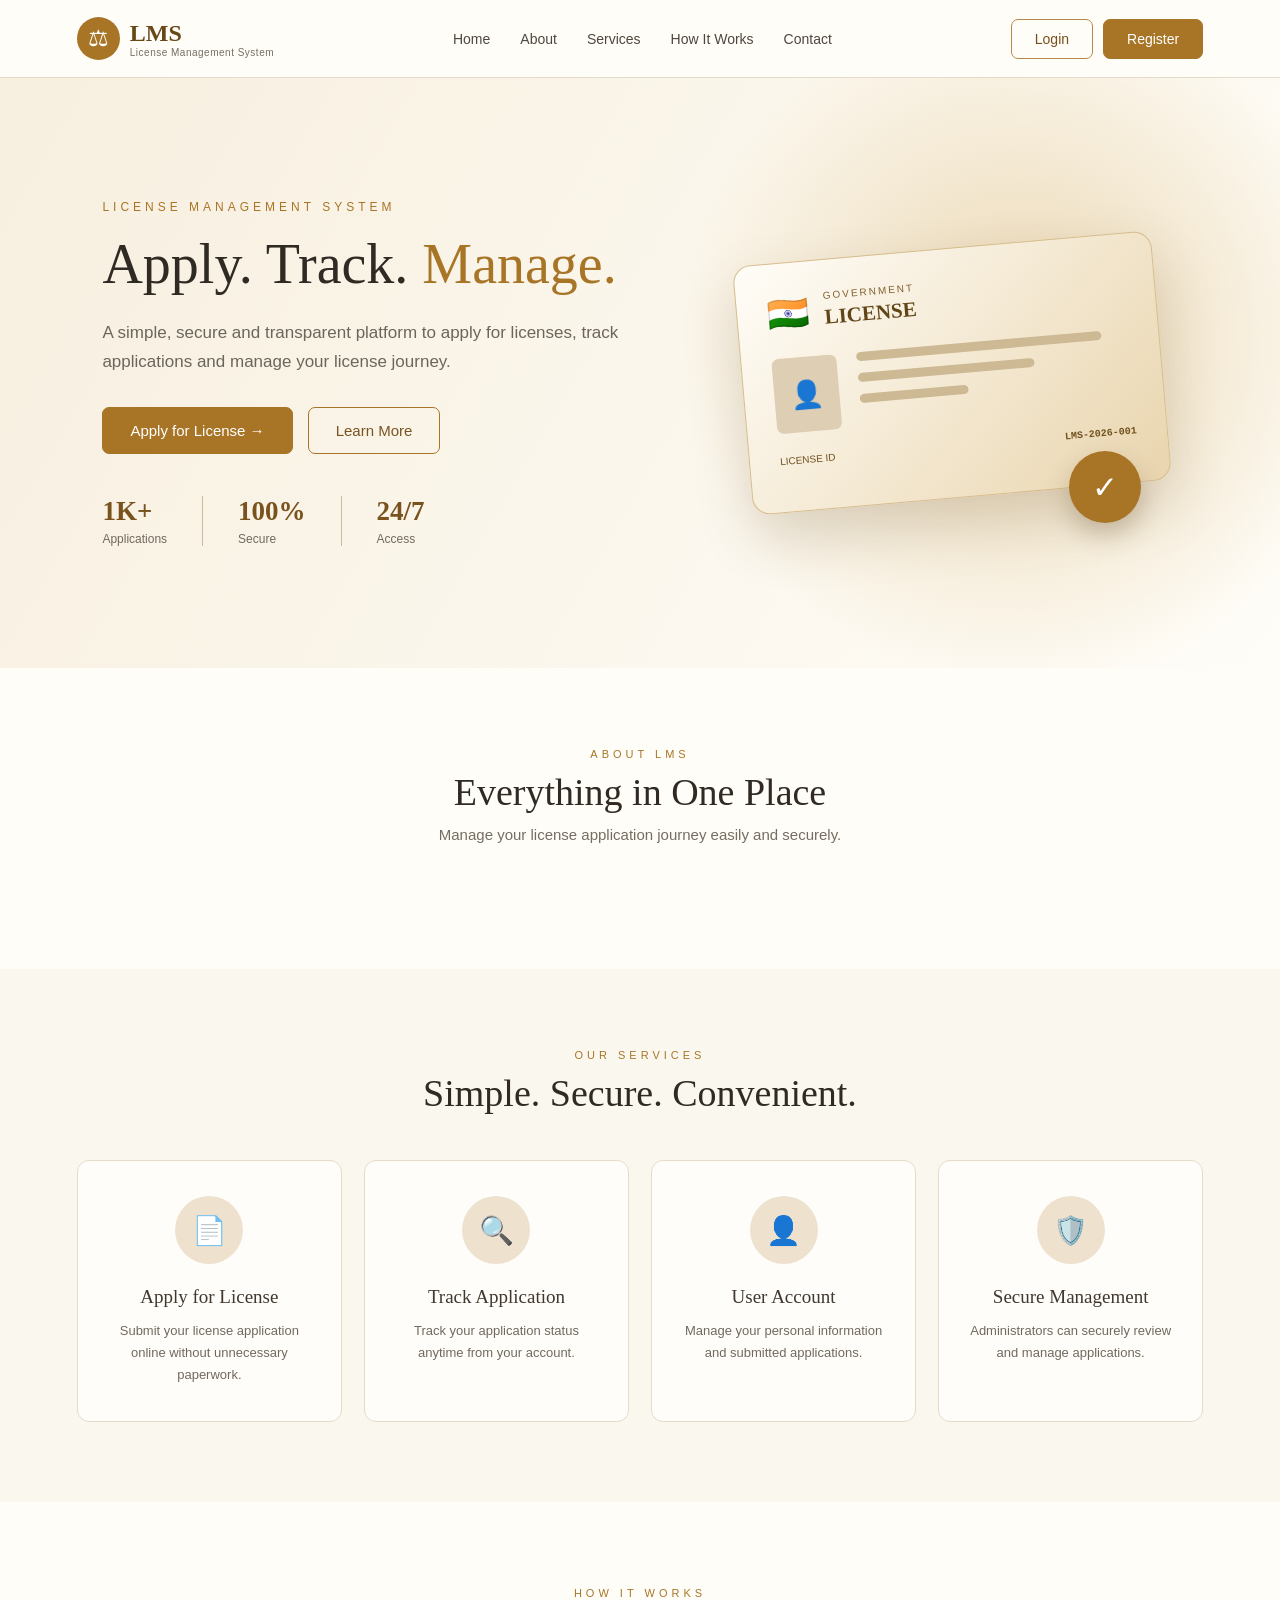
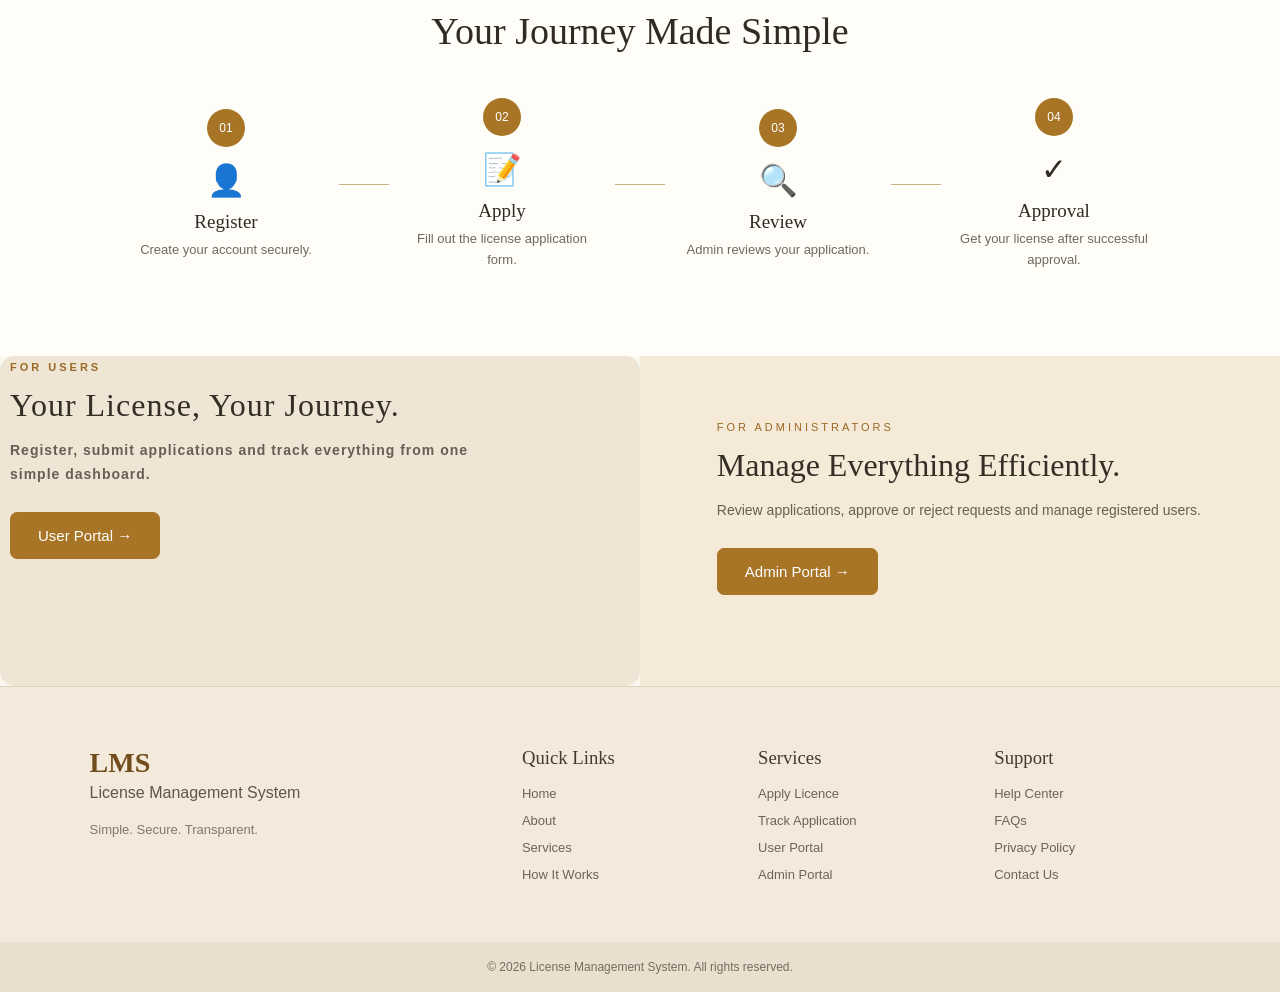
<file: Frontend/index.html>
<!DOCTYPE html>
<html lang="en">

<head>

    <meta charset="UTF-8">

    <meta name="viewport" content="width=device-width, initial-scale=1.0">

    <title>License Management System</title>

    <link rel="stylesheet" href="style.css">

</head>

<body>


    <!-- =========================================
         NAVIGATION BAR
    ========================================== -->

    <header class="navbar">

        <div class="logo">

            <div class="logo-icon">
                ⚖
            </div>

            <div class="logo-text">

                <h2>LMS</h2>

                <p>
                    License Management System
                </p>

            </div>

        </div>


        <nav>

            <a href="#home">
                Home
            </a>

            <a href="#about">
                About
            </a>

            <a href="#services">
                Services
            </a>

            <a href="#process">
                How It Works
            </a>

            <a href="contact-us.html">
                Contact
            </a>

        </nav>


        <div class="nav-buttons">

            <button
                class="login-btn"
                onclick="window.location.href='login.html'"
            >
                Login
            </button>


            <button
                class="register-btn"
                onclick="window.location.href='register.html'"
            >
                Register
            </button>

        </div>

    </header>



    <!-- =========================================
         HERO SECTION
    ========================================== -->

    <main>

        <section class="hero" id="home">


            <div class="hero-content">

                <p class="hero-small-title">
                    LICENSE MANAGEMENT SYSTEM
                </p>


                <h1>
                    Apply. Track.
                    <span>Manage.</span>
                </h1>


                <p class="hero-description">

                    A simple, secure and transparent platform
                    to apply for licenses, track applications
                    and manage your license journey.

                </p>


                <div class="hero-buttons">


                    <!-- APPLY FOR LICENSE -->

                    <button
                        class="primary-btn"
                        onclick="window.location.href='apply-license.html'"
                    >
                        Apply for License →
                    </button>


                    <!-- LEARN MORE -->

                    <button
                        class="secondary-btn"
                        onclick="window.location.href='#about'"
                    >
                        Learn More
                    </button>

                </div>



                <!-- STATISTICS -->

                <div class="statistics">

                    <div class="stat">

                        <h3>
                            1K+
                        </h3>

                        <p>
                            Applications
                        </p>

                    </div>


                    <div class="stat">

                        <h3>
                            100%
                        </h3>

                        <p>
                            Secure
                        </p>

                    </div>


                    <div class="stat">

                        <h3>
                            24/7
                        </h3>

                        <p>
                            Access
                        </p>

                    </div>

                </div>

            </div>



            <!-- =========================================
                 LICENSE ILLUSTRATION
            ========================================== -->

            <div class="hero-visual">

                <div class="license-card">


                    <div class="license-header">

                        <span>
                            🇮🇳
                        </span>

                        <div>

                            <p>
                                GOVERNMENT
                            </p>

                            <h3>
                                LICENSE
                            </h3>

                        </div>

                    </div>



                    <div class="license-body">

                        <div class="profile-placeholder">
                            👤
                        </div>


                        <div class="license-details">

                            <div class="line long"></div>

                            <div class="line medium"></div>

                            <div class="line short"></div>

                        </div>

                    </div>



                    <div class="license-footer">

                        <span>
                            LICENSE ID
                        </span>

                        <strong>
                            LMS-2026-001
                        </strong>

                    </div>


                </div>



                <div class="security-badge">
                    ✓
                </div>

            </div>

        </section>



        <!-- =========================================
             ABOUT SECTION
        ========================================== -->

        <section
            class="about-section"
            id="about"
        >

            <div class="section-title">

                <p>
                    ABOUT LMS
                </p>

                <h2>
                    Everything in One Place
                </h2>

                <span>
                    Manage your license application
                    journey easily and securely.
                </span>

            </div>

        </section>



        <!-- =========================================
             SERVICES SECTION
        ========================================== -->

        <section
            class="services-section"
            id="services"
        >

            <div class="section-title">

                <p>
                    OUR SERVICES
                </p>

                <h2>
                    Simple. Secure. Convenient.
                </h2>

            </div>



            <div class="service-container">


                <div class="service-card">

                    <div class="service-icon">
                        📄
                    </div>

                    <h3>
                        Apply for License
                    </h3>

                    <p>
                        Submit your license application
                        online without unnecessary paperwork.
                    </p>

                </div>



                <div class="service-card">

                    <div class="service-icon">
                        🔍
                    </div>

                    <h3>
                        Track Application
                    </h3>

                    <p>
                        Track your application status
                        anytime from your account.
                    </p>

                </div>



                <div class="service-card">

                    <div class="service-icon">
                        👤
                    </div>

                    <h3>
                        User Account
                    </h3>

                    <p>
                        Manage your personal information
                        and submitted applications.
                    </p>

                </div>



                <div class="service-card">

                    <div class="service-icon">
                        🛡️
                    </div>

                    <h3>
                        Secure Management
                    </h3>

                    <p>
                        Administrators can securely
                        review and manage applications.
                    </p>

                </div>


            </div>

        </section>



        <!-- =========================================
             HOW IT WORKS
        ========================================== -->

        <section
            class="process-section"
            id="process"
        >

            <div class="section-title">

                <p>
                    HOW IT WORKS
                </p>

                <h2>
                    Your Journey Made Simple
                </h2>

            </div>



            <div class="process-container">


                <div class="process-step">

                    <div class="step-number">
                        01
                    </div>

                    <div class="step-icon">
                        👤
                    </div>

                    <h3>
                        Register
                    </h3>

                    <p>
                        Create your account
                        securely.
                    </p>

                </div>



                <div class="process-line"></div>



                <div class="process-step">

                    <div class="step-number">
                        02
                    </div>

                    <div class="step-icon">
                        📝
                    </div>

                    <h3>
                        Apply
                    </h3>

                    <p>
                        Fill out the license
                        application form.
                    </p>

                </div>



                <div class="process-line"></div>



                <div class="process-step">

                    <div class="step-number">
                        03
                    </div>

                    <div class="step-icon">
                        🔍
                    </div>

                    <h3>
                        Review
                    </h3>

                    <p>
                        Admin reviews your
                        application.
                    </p>

                </div>



                <div class="process-line"></div>



                <div class="process-step">

                    <div class="step-number">
                        04
                    </div>

                    <div class="step-icon">
                        ✓
                    </div>

                    <h3>
                        Approval
                    </h3>

                    <p>
                        Get your license after
                        successful approval.
                    </p>

                </div>


            </div>

        </section>



        <!-- =========================================
             USER AND ADMIN
        ========================================== -->

        <section class="role-section">


            <!-- USER -->

            <div class="role-card user-role">

                <p class="role-title">
                    FOR USERS
                </p>

                <h2>
                    Your License,
                    Your Journey.
                </h2>

                <p>
                    Register, submit applications
                    and track everything from one
                    simple dashboard.
                </p>


                <button
                    class="primary-btn"
                    onclick="window.location.href='login.html'"
                >
                    User Portal →
                </button>

            </div>



            <!-- ADMIN -->

            <div class="role-card admin-role">

                <p class="role-title">
                    FOR ADMINISTRATORS
                </p>

                <h2>
                    Manage Everything
                    Efficiently.
                </h2>

                <p>
                    Review applications, approve
                    or reject requests and manage
                    registered users.
                </p>


                <button
                    class="primary-btn"
                    onclick="window.location.href='admin-login.html'"
                >
                    Admin Portal →
                </button>

            </div>


        </section>

    </main>



    <!-- =========================================
         FOOTER
    ========================================== -->

    <footer id="contact">


        <!-- BRAND -->

        <div class="footer-brand">

            <h2>
                LMS
            </h2>

            <p>
                License Management System
            </p>

            <span>
                Simple. Secure. Transparent.
            </span>

        </div>



        <!-- QUICK LINKS -->

        <div class="footer-column">

            <h3>
                Quick Links
            </h3>

            <a href="#home">
                Home
            </a>

            <a href="#about">
                About
            </a>

            <a href="#services">
                Services
            </a>

            <a href="#process">
                How It Works
            </a>

        </div>



        <!-- SERVICES -->

        <div class="footer-column">

            <h3>
                Services
            </h3>

            <a href="apply-licence.html">
                Apply Licence
            </a>

            <a href="track-application.html">
                Track Application
            </a>

            <a href="login.html">
                User Portal
            </a>

            <a href="admin-login.html">
                Admin Portal
            </a>

        </div>



        <!-- SUPPORT -->

        <div class="footer-column">

            <h3>
                Support
            </h3>

            <a href="#">
                Help Center
            </a>

            <a href="#">
                FAQs
            </a>

            <a href="#">
                Privacy Policy
            </a>

            <a href="contact-us.html">
                Contact Us
            </a>

        </div>


    </footer>



    <!-- =========================================
         COPYRIGHT
    ========================================== -->

    <div class="copyright">

        © 2026 License Management System.
        All rights reserved.

    </div>



    <script src="script.js"></script>

</body>

</html>
</file>
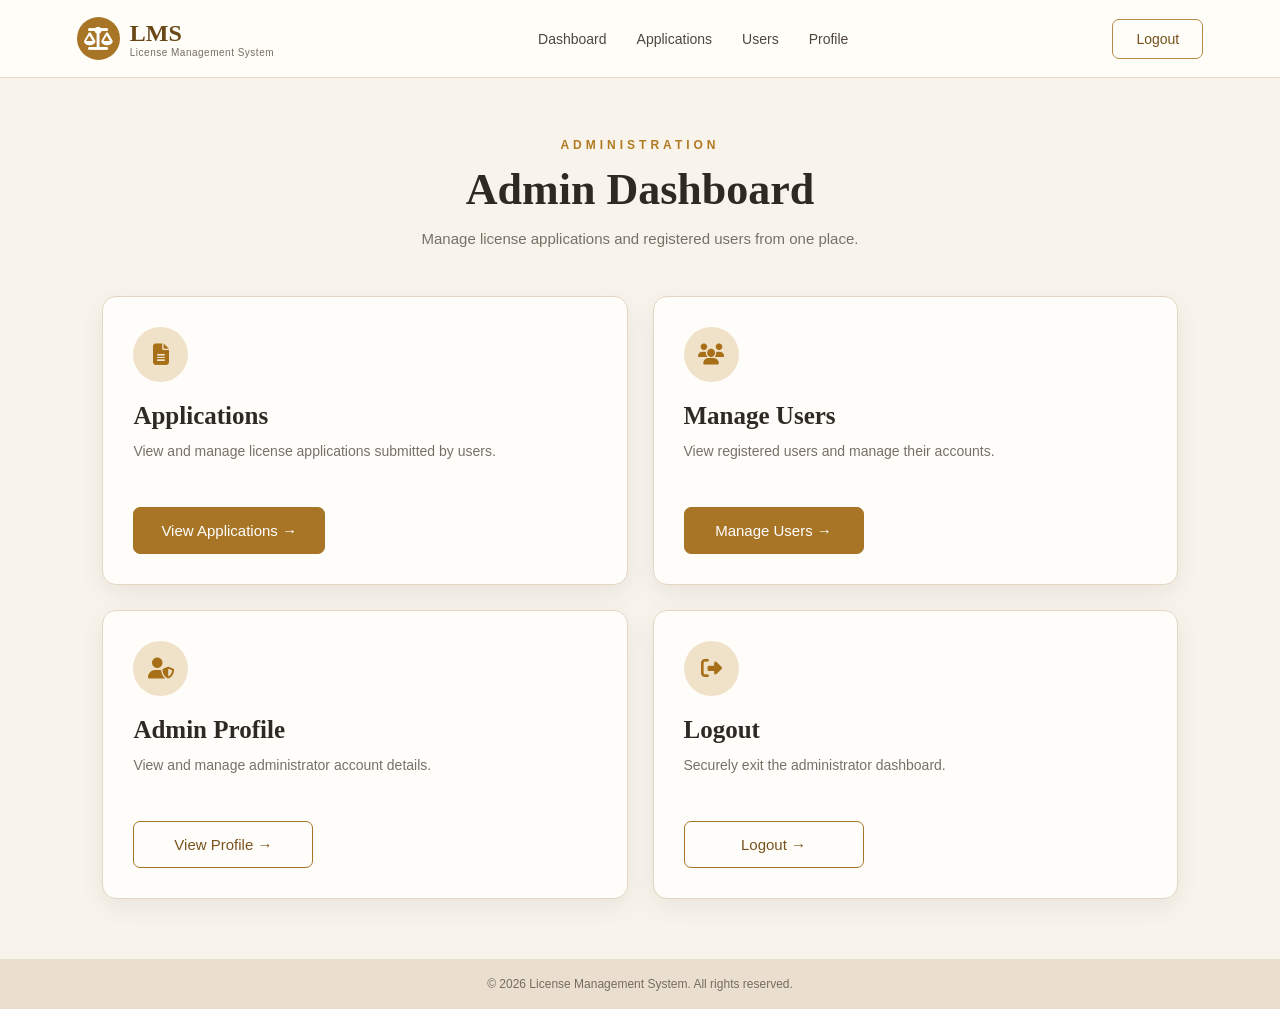
<file: Frontend/admin-dashboard.html>
<!DOCTYPE html>

<html lang="en">

<head>

    <meta charset="UTF-8">

    <meta name="viewport"
          content="width=device-width, initial-scale=1.0">

    <title>
        Admin Dashboard - License Management System
    </title>

    <link rel="stylesheet"
          href="https://cdnjs.cloudflare.com/ajax/libs/font-awesome/6.5.2/css/all.min.css">

    <link rel="stylesheet"
          href="style.css">

</head>

<body>


    <!-- =========================================
         NAVIGATION
    ========================================== -->

    <header class="navbar">

        <div class="logo">

            <div class="logo-icon">
                <i class="fa-solid fa-scale-balanced"></i>
            </div>

            <div class="logo-text">

                <h2>LMS</h2>

                <p>
                    License Management System
                </p>

            </div>

        </div>


        <nav>

            <a href="admin-dashboard.html">
                Dashboard
            </a>

            <a href="admin-applications">
                Applications
            </a>

            <a href="admin-users">
                Users
            </a>

            <a href="admin-profile">
                Profile
            </a>

        </nav>


        <div class="nav-buttons">

            <button
                class="login-btn"
                onclick="window.location.href='index.html'"
            >
                Logout
            </button>

        </div>

    </header>


    <!-- =========================================
         ADMIN DASHBOARD
    ========================================== -->

    <main class="admin-dashboard-page">


        <!-- Dashboard Heading -->

        <section class="admin-dashboard-header">

            <p class="admin-small-title">
                ADMINISTRATION
            </p>

            <h1>
                Admin Dashboard
            </h1>

            <p>
                Manage license applications and registered users
                from one place.
            </p>

        </section>


        <!-- Dashboard Cards -->

        <section class="admin-dashboard-grid">


            <!-- =================================
                 APPLICATIONS
            ================================== -->

            <div class="admin-dashboard-card">

                <div class="admin-card-icon">

                    <i class="fa-solid fa-file-lines"></i>

                </div>

                <h2>
                    Applications
                </h2>

                <p>
                    View and manage license applications submitted
                    by users.
                </p>

                <button
                    class="primary-btn"
                    onclick="window.location.href='admin-applications'"
                >
                    View Applications →
                </button>

            </div>


            <!-- =================================
                 USERS
            ================================== -->

            <div class="admin-dashboard-card">

                <div class="admin-card-icon">

                    <i class="fa-solid fa-users"></i>

                </div>

                <h2>
                    Manage Users
                </h2>

                <p>
                    View registered users and manage their accounts.
                </p>

                <button
                    class="primary-btn"
                    onclick="window.location.href='admin-users'"
                >
                    Manage Users →
                </button>

            </div>


            <!-- =================================
                 ADMIN PROFILE
            ================================== -->

            <div class="admin-dashboard-card">

                <div class="admin-card-icon">

                    <i class="fa-solid fa-user-shield"></i>

                </div>

                <h2>
                    Admin Profile
                </h2>

                <p>
                    View and manage administrator account details.
                </p>

                <button
                    class="secondary-btn"
                    onclick="window.location.href='admin-profile'"
                >
                    View Profile →
                </button>

            </div>


            <!-- =================================
                 LOGOUT
            ================================== -->

            <div class="admin-dashboard-card">

                <div class="admin-card-icon">

                    <i class="fa-solid fa-right-from-bracket"></i>

                </div>

                <h2>
                    Logout
                </h2>

                <p>
                    Securely exit the administrator dashboard.
                </p>

                <button
                    class="secondary-btn"
                    onclick="window.location.href='index.html'"
                >
                    Logout →
                </button>

            </div>


        </section>


    </main>


    <!-- =========================================
         FOOTER
    ========================================== -->

    <div class="copyright">

        © 2026 License Management System.

        All rights reserved.

    </div>


    <!-- =========================================
         JAVASCRIPT
    ========================================== -->

    <script src="script.js"></script>


</body>

</html>
</file>
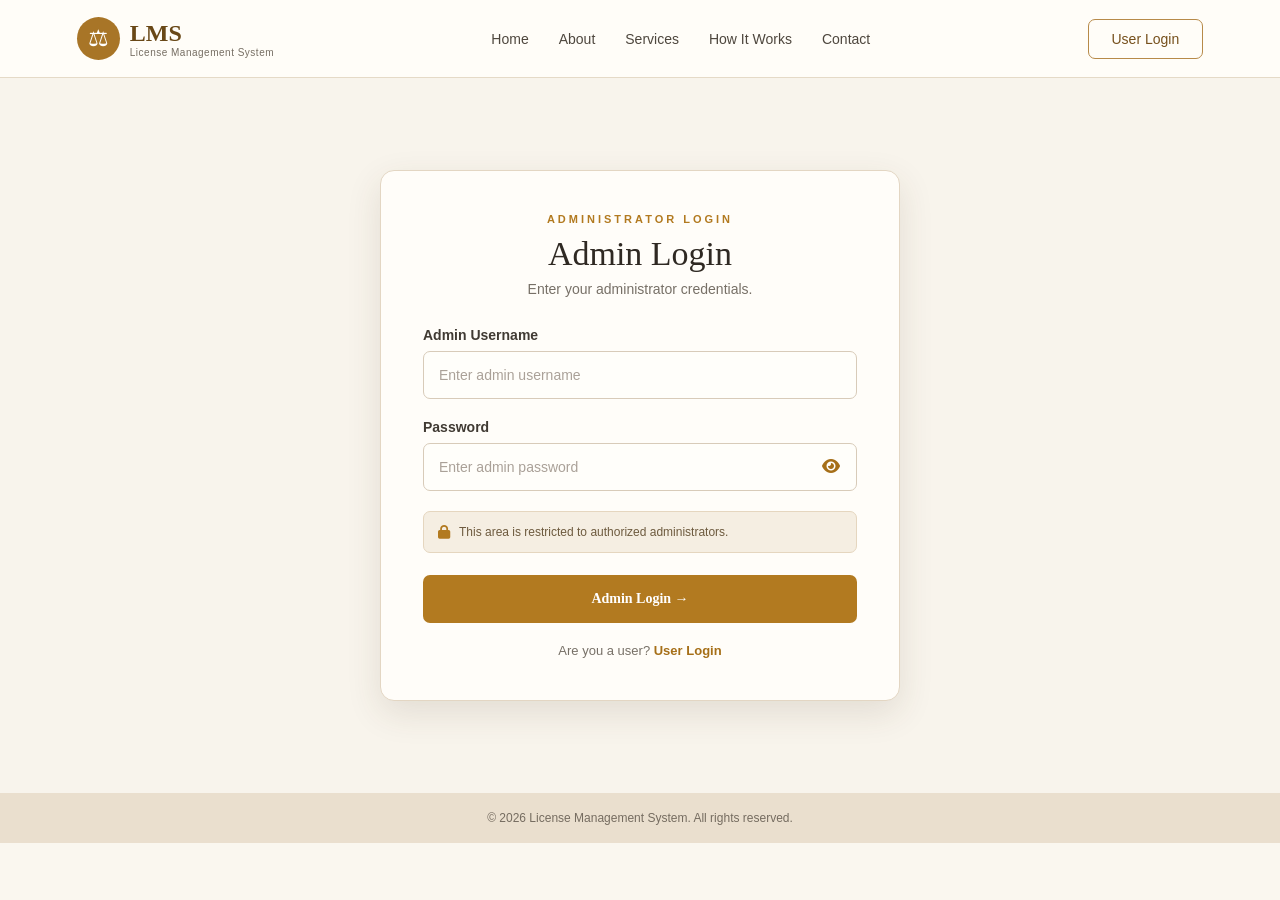
<file: Frontend/admin-login.html>
<!DOCTYPE html>
<html lang="en">

<head>

    <meta charset="UTF-8">

    <meta name="viewport" content="width=device-width, initial-scale=1.0">

    <title>Admin Login - License Management System</title>

    <link rel="stylesheet"
          href="https://cdnjs.cloudflare.com/ajax/libs/font-awesome/6.5.2/css/all.min.css">

    <link rel="stylesheet" href="style.css">

</head>

<body>


    <!-- =========================================
         NAVIGATION
    ========================================== -->

    <header class="navbar">

        <div class="logo">

            <div class="logo-icon">
                ⚖
            </div>

            <div class="logo-text">

                <h2>LMS</h2>

                <p>
                    License Management System
                </p>

            </div>

        </div>


        <nav>

            <a href="index.html">
                Home
            </a>

            <a href="index.html#about">
                About
            </a>

            <a href="index.html#services">
                Services
            </a>

            <a href="index.html#process">
                How It Works
            </a>

            <a href="contact.html">
                Contact
            </a>

        </nav>


        <div class="nav-buttons">

            <button
                class="login-btn"
                onclick="window.location.href='login.html'"
            >
                User Login
            </button>

        </div>

    </header>



    <!-- =========================================
         ADMIN LOGIN
    ========================================== -->

    <main class="admin-login-page">

        <div class="admin-login-container">


            <!-- Admin Login Card -->

            <div class="admin-login-card">

                <div class="form-heading">

                    <p>
                        ADMINISTRATOR LOGIN
                    </p>

                    <h2>
                        Admin Login
                    </h2>

                    <span>
                        Enter your administrator credentials.
                    </span>

                </div>


                <!-- ADMIN LOGIN FORM -->

                <form
                    id="adminLoginForm"
                    action="http://localhost:8080/lms/login"
                    method="post"
                >


                    <!-- Username -->

                    <div class="input-group">

                        <label for="adminUsername">
                            Admin Username
                        </label>

                        <input
                            type="text"
                            id="adminUsername"
                            name="username"
                            placeholder="Enter admin username"
                            required
                        >

                    </div>


                    <!-- Password -->

                    <div class="input-group">

                        <label for="adminPassword">
                            Password
                        </label>

                        <div class="password-wrapper">

                            <input
                                type="password"
                                id="adminPassword"
                                name="password"
                                placeholder="Enter admin password"
                                required
                            >

                            <button
                                type="button"
                                class="eye-button"
                                onclick="togglePassword('adminPassword', this)"
                            >

                                <i class="fa-solid fa-eye"></i>

                            </button>

                        </div>

                    </div>


                    <!-- Security Notice -->

                    <div class="admin-security-notice">

                        <i class="fa-solid fa-lock"></i>

                        <span>
                            This area is restricted to authorized administrators.
                        </span>

                    </div>


                    <!-- Login -->

                    <button
                        type="submit"
                        class="register-submit"
                    >
                        Admin Login →
                    </button>


                    <!-- User Login -->

                    <p class="login-text">

                        Are you a user?

                        <a href="login.html">
                            User Login
                        </a>

                    </p>

                </form>

            </div>


        </div>

    </main>



    <!-- =========================================
         FOOTER
    ========================================== -->

    <div class="copyright">

        © 2026 License Management System.
        All rights reserved.

    </div>


    <script >
       
function togglePassword(inputId, button) {

    const passwordInput =
        document.getElementById(inputId);

    const icon =
        button.querySelector("i");

    if (passwordInput.type === "password") {

        passwordInput.type = "text";

        icon.classList.remove("fa-eye");
        icon.classList.add("fa-eye-slash");

    } else {

        passwordInput.type = "password";

        icon.classList.remove("fa-eye-slash");
        icon.classList.add("fa-eye");

    }
}
</script>
    

</body>

</html>
</file>
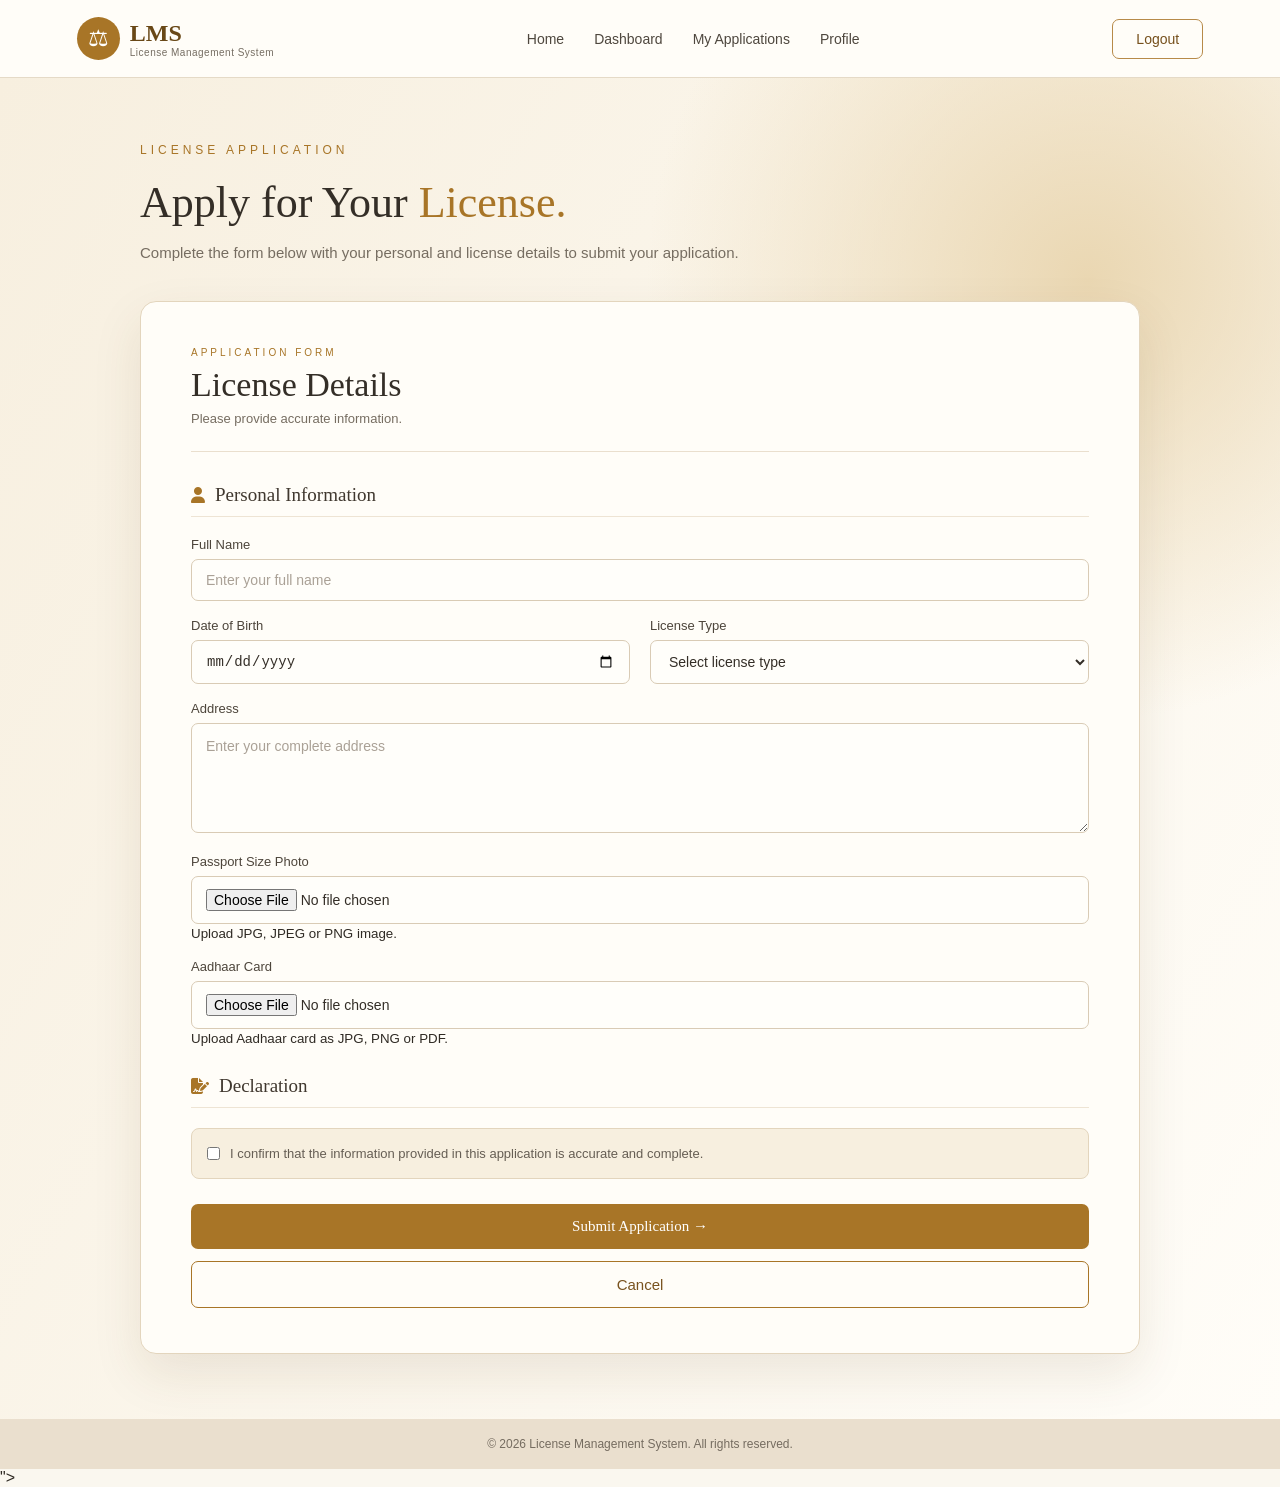
<file: Frontend/apply-license.html>
<!DOCTYPE html>
<html lang="en">

<head>

    <meta charset="UTF-8">

    <meta name="viewport" content="width=device-width, initial-scale=1.0">

    <title>Apply for License - License Management System</title>

    <link rel="stylesheet"
          href="https://cdnjs.cloudflare.com/ajax/libs/font-awesome/6.5.2/css/all.min.css">

    <link rel="stylesheet" href="style.css">

</head>

<body>


    <!-- =========================================
         NAVIGATION
    ========================================== -->

    <header class="navbar">

        <div class="logo">

            <div class="logo-icon">
                ⚖
            </div>

            <div class="logo-text">

                <h2>LMS</h2>

                <p>
                    License Management System
                </p>

            </div>

        </div>


        <nav>

            <a href="index.html">
                Home
            </a>

            <a href="user-dashboard.html">
                Dashboard
            </a>

            <a href="my-applications">
                My Applications
            </a>

            <a href="profile.html">
                Profile
            </a>

        </nav>


        <div class="nav-buttons">

            <button
                class="login-btn"
                onclick="window.location.href='index.html'"
            >
                Logout
            </button>

        </div>

    </header>



    <!-- =========================================
         APPLICATION PAGE
    ========================================== -->

    <main class="application-page">

        <div class="application-container">


            <!-- Page Heading -->

            <div class="application-heading">

                <p class="hero-small-title">
                    LICENSE APPLICATION
                </p>

                <h1>
                    Apply for Your
                    <span>License.</span>
                </h1>

                <p>
                    Complete the form below with your personal
                    and license details to submit your application.
                </p>

            </div>



            <!-- Application Form -->

            <div class="application-card">

                <div class="form-heading">

                    <p>
                        APPLICATION FORM
                    </p>

                    <h2>
                        License Details
                    </h2>

                    <span>
                        Please provide accurate information.
                    </span>

                </div>


                <form
                    id="applicationForm"
                    action="http://localhost:8080/lms/apply"
                    method="post"
                    enctype="multipart/form-data"
                >


                    <!-- =================================
                         PERSONAL INFORMATION
                    ================================== -->

                    <div class="form-section-title">

                        <i class="fa-solid fa-user"></i>

                        <span>
                            Personal Information
                        </span>

                    </div>


                    <!-- Full Name -->

                    <div class="input-group">

                        <label for="appFullName">
                            Full Name
                        </label>

                        <input
                            type="text"
                            id="appFullName"
                            name="fullName"
                            placeholder="Enter your full name"
                            required
                        >

                    </div>


                    <!-- Date of Birth + License Type -->

                    <div class="input-row">

                        <div class="input-group">

                            <label for="dob">
                                Date of Birth
                            </label>

                            <input
                                type="date"
                                id="dob"
                                name="dob"
                                required
                            >

                            <p
                                id="ageError"
                                class="age-error"
                            >
                                You are not eligible.
                                Minimum age required is 18.
                            </p>

                        </div>


                        <!-- License Type -->

                        <div class="input-group">

                            <label for="licenseType">
                                License Type
                            </label>

                            <select
                                id="licenseType"
                                name="licenseType"
                                required
                            >

                                <option value="">
                                    Select license type
                                </option>

                                <option value="Driving License">
                                    Driving License
                                </option>

                                <option value="Business License">
                                    Business License
                                </option>

                                <option value="Trade License">
                                    Trade License
                                </option>

                                <option value="Other">
                                    Other
                                </option>

                            </select>

                        </div>

                    </div>


                    <!-- Address -->

                    <div class="input-group">

                        <label for="address">
                            Address
                        </label>

                        <textarea
                            id="address"
                            name="address"
                            placeholder="Enter your complete address"
                            rows="4"
                            required
                        ></textarea>

                    </div>


                    <!-- =================================
                         PHOTO UPLOAD
                    ================================== -->

                    <div class="input-group">

                        <label for="photo">
                            Passport Size Photo
                        </label>

                        <input
                            type="file"
                            id="photo"
                            name="photo"
                            accept=".jpg,.jpeg,.png"
                            required
                        >

                        <small class="file-help">
                            Upload JPG, JPEG or PNG image.
                        </small>

                    </div>


                    <!-- =================================
                         AADHAAR UPLOAD
                    ================================== -->

                    <div class="input-group">

                        <label for="aadhaar">
                            Aadhaar Card
                        </label>

                        <input
                            type="file"
                            id="aadhaar"
                            name="aadhaar"
                            accept=".jpg,.jpeg,.png,.pdf"
                            required
                        >

                        <small class="file-help">
                            Upload Aadhaar card as JPG, PNG or PDF.
                        </small>

                    </div>



                    <!-- =================================
                         DECLARATION
                    ================================== -->

                    <div class="form-section-title">

                        <i class="fa-solid fa-file-signature"></i>

                        <span>
                            Declaration
                        </span>

                    </div>


                    <div class="application-declaration">

                        <input
                            type="checkbox"
                            id="declaration"
                            name="declaration"
                            required
                        >

                        <label for="declaration">

                            I confirm that the information provided
                            in this application is accurate and complete.

                        </label>

                    </div>



                    <!-- =================================
                         SUBMIT BUTTON
                    ================================== -->

                    <button
                        type="submit"
                        class="register-submit application-submit"
                    >

                        Submit Application →

                    </button>


                    <!-- =================================
                         CANCEL BUTTON
                    ================================== -->

                    <button
                        type="button"
                        class="secondary-btn application-cancel"
                        onclick="window.location.href='user-dashboard.html'"
                    >

                        Cancel

                    </button>


                </form>

            </div>

        </div>

    </main>



    <!-- =========================================
         FOOTER
    ========================================== -->

    <div class="copyright">

        © 2026 License Management System.
        All rights reserved.

    </div>


    <script src="script.js?v=20260915"></script>">

</body>

</html>
</file>
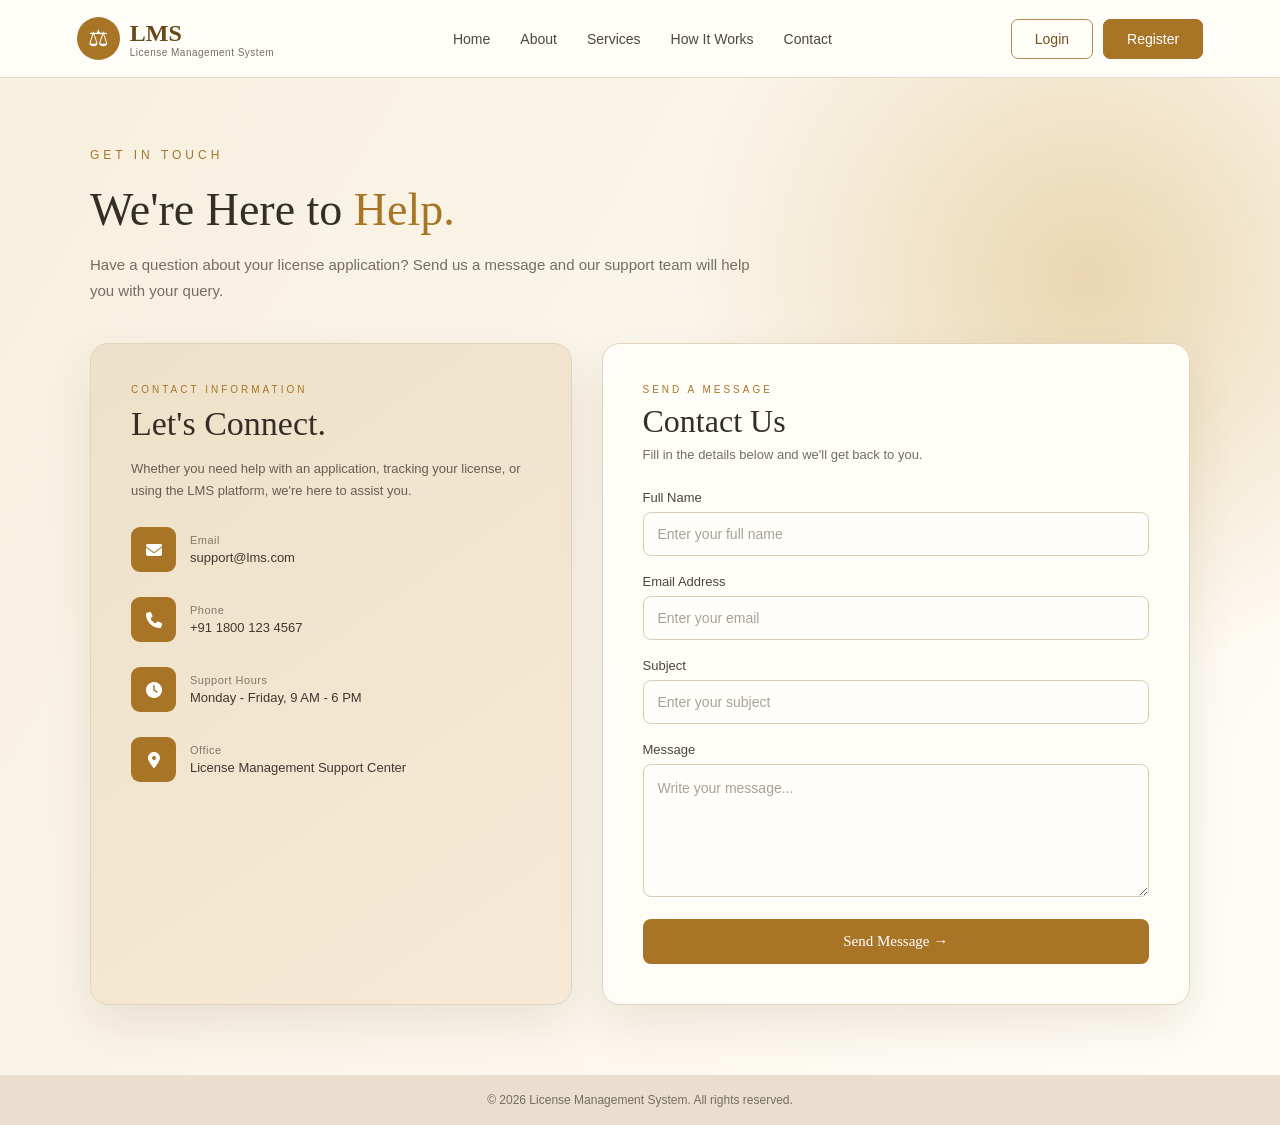
<file: Frontend/contact-us.html>
<!DOCTYPE html>
<html lang="en">

<head>

    <meta charset="UTF-8">

    <meta name="viewport" content="width=device-width, initial-scale=1.0">

    <title>Contact Us - License Management System</title>

    <link rel="stylesheet"
          href="https://cdnjs.cloudflare.com/ajax/libs/font-awesome/6.5.2/css/all.min.css">

    <link rel="stylesheet" href="style.css">

</head>

<body>


    <!-- =========================================
         NAVIGATION
    ========================================== -->

    <header class="navbar">

        <div class="logo">

            <div class="logo-icon">
                ⚖
            </div>

            <div class="logo-text">

                <h2>LMS</h2>

                <p>
                    License Management System
                </p>

            </div>

        </div>


        <nav>

            <a href="index.html">
                Home
            </a>

            <a href="index.html#about">
                About
            </a>

            <a href="index.html#services">
                Services
            </a>

            <a href="index.html#process">
                How It Works
            </a>

            <a href="contact.html">
                Contact
            </a>

        </nav>


        <div class="nav-buttons">

            <button
                class="login-btn"
                onclick="window.location.href='login.html'"
            >
                Login
            </button>

            <button
                class="register-btn"
                onclick="window.location.href='register.html'"
            >
                Register
            </button>

        </div>

    </header>



    <!-- =========================================
         CONTACT PAGE
    ========================================== -->

    <main class="contact-page">

        <div class="contact-container">


            <!-- Page Heading -->

            <div class="contact-heading">

                <p class="hero-small-title">
                    GET IN TOUCH
                </p>

                <h1>
                    We're Here to
                    <span>Help.</span>
                </h1>

                <p>
                    Have a question about your license application?
                    Send us a message and our support team will
                    help you with your query.
                </p>

            </div>



            <!-- Contact Content -->

            <div class="contact-grid">


                <!-- =================================
                     CONTACT INFORMATION
                ================================== -->

                <div class="contact-info">

                    <p class="contact-label">
                        CONTACT INFORMATION
                    </p>

                    <h2>
                        Let's Connect.
                    </h2>

                    <p class="contact-description">
                        Whether you need help with an application,
                        tracking your license, or using the LMS
                        platform, we're here to assist you.
                    </p>


                    <!-- Email -->

                    <div class="contact-item">

                        <div class="contact-icon">

                            <i class="fa-solid fa-envelope"></i>

                        </div>

                        <div>

                            <span>
                                Email
                            </span>

                            <strong>
                                support@lms.com
                            </strong>

                        </div>

                    </div>


                    <!-- Phone -->

                    <div class="contact-item">

                        <div class="contact-icon">

                            <i class="fa-solid fa-phone"></i>

                        </div>

                        <div>

                            <span>
                                Phone
                            </span>

                            <strong>
                                +91 1800 123 4567
                            </strong>

                        </div>

                    </div>


                    <!-- Working Hours -->

                    <div class="contact-item">

                        <div class="contact-icon">

                            <i class="fa-solid fa-clock"></i>

                        </div>

                        <div>

                            <span>
                                Support Hours
                            </span>

                            <strong>
                                Monday - Friday, 9 AM - 6 PM
                            </strong>

                        </div>

                    </div>


                    <!-- Address -->

                    <div class="contact-item">

                        <div class="contact-icon">

                            <i class="fa-solid fa-location-dot"></i>

                        </div>

                        <div>

                            <span>
                                Office
                            </span>

                            <strong>
                                License Management Support Center
                            </strong>

                        </div>

                    </div>

                </div>



                <!-- =================================
                     CONTACT FORM
                ================================== -->

                <div class="contact-card">

                    <div class="form-heading">

                        <p>
                            SEND A MESSAGE
                        </p>

                        <h2>
                            Contact Us
                        </h2>

                        <span>
                            Fill in the details below and we'll
                            get back to you.
                        </span>

                    </div>


                    <form id="contactForm">


                        <!-- Name -->

                        <div class="input-group">

                            <label for="contactName">
                                Full Name
                            </label>

                            <input
                                type="text"
                                id="contactName"
                                placeholder="Enter your full name"
                                required
                            >

                        </div>


                        <!-- Email -->

                        <div class="input-group">

                            <label for="contactEmail">
                                Email Address
                            </label>

                            <input
                                type="email"
                                id="contactEmail"
                                placeholder="Enter your email"
                                required
                            >

                        </div>


                        <!-- Subject -->

                        <div class="input-group">

                            <label for="contactSubject">
                                Subject
                            </label>

                            <input
                                type="text"
                                id="contactSubject"
                                placeholder="Enter your subject"
                                required
                            >

                        </div>


                        <!-- Message -->

                        <div class="input-group">

                            <label for="contactMessage">
                                Message
                            </label>

                            <textarea
                                id="contactMessage"
                                rows="5"
                                placeholder="Write your message..."
                                required
                            ></textarea>

                        </div>


                        <!-- Submit -->

                        <button
                            type="submit"
                            class="register-submit"
                        >
                            Send Message →
                        </button>

                    </form>

                </div>


            </div>

        </div>

    </main>



    <!-- =========================================
         FOOTER
    ========================================== -->

    <div class="copyright">

        © 2026 License Management System.
        All rights reserved.

    </div>


    <script src="script.js"></script>

</body>

</html>
</file>
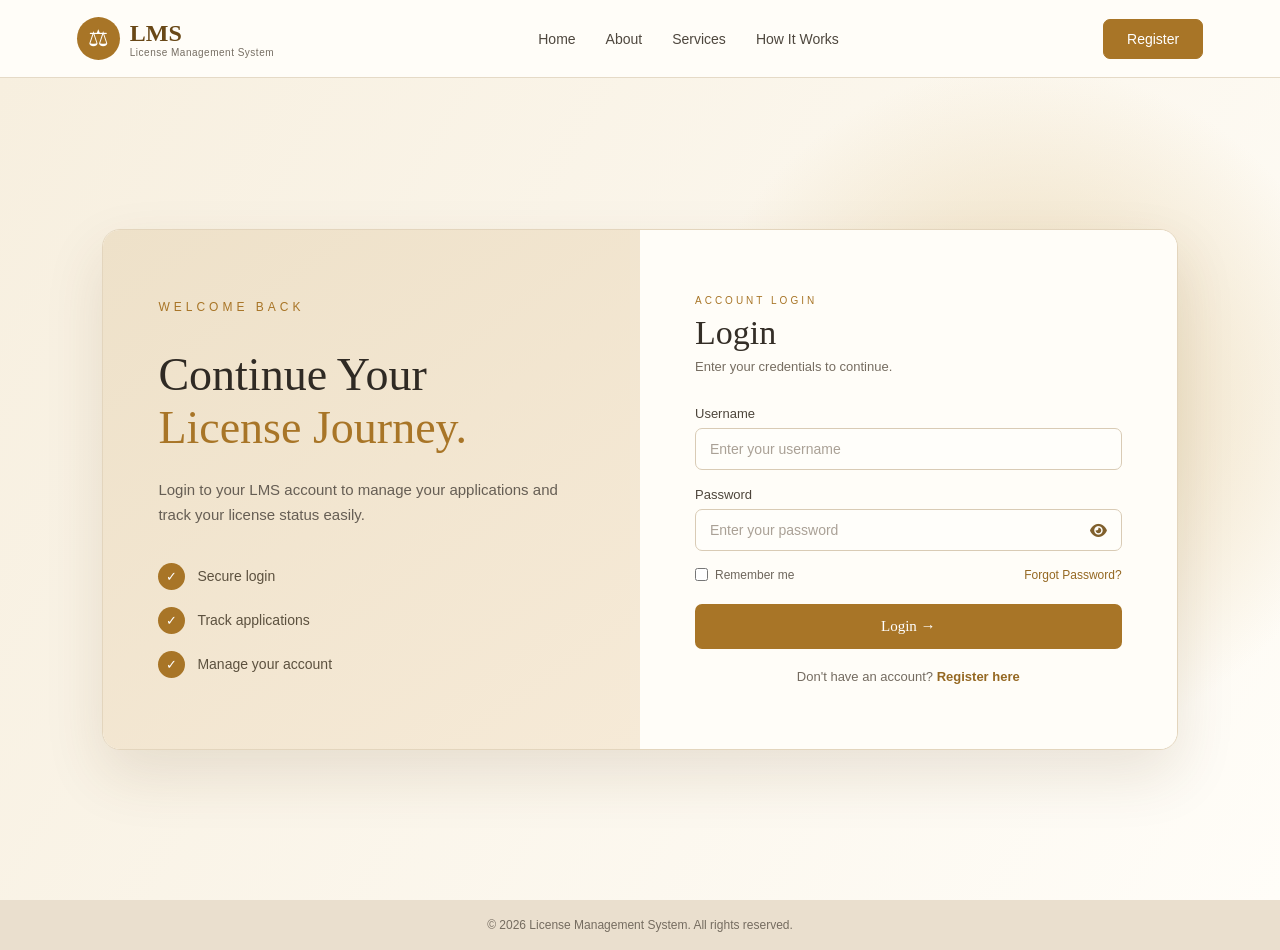
<file: Frontend/login.html>
<!DOCTYPE html>
<html lang="en">

<head>

    <meta charset="UTF-8">

    <meta name="viewport" content="width=device-width, initial-scale=1.0">

    <title>Login - License Management System</title>

    <link rel="stylesheet"
          href="https://cdnjs.cloudflare.com/ajax/libs/font-awesome/6.5.2/css/all.min.css">

    <link rel="stylesheet" href="style.css">

</head>

<body>

    <!-- Navigation -->

    <header class="navbar">

        <div class="logo">

            <div class="logo-icon">
                ⚖
            </div>

            <div class="logo-text">

                <h2>LMS</h2>

                <p>License Management System</p>

            </div>

        </div>


        <nav>

            <a href="index.html">Home</a>

            <a href="index.html#about">About</a>

            <a href="index.html#services">Services</a>

            <a href="index.html#process">How It Works</a>

        </nav>


        <div class="nav-buttons">

            <button class="register-btn"
                    onclick="window.location.href='register.html'">
                Register
            </button>

        </div>

    </header>


    <!-- Login Section -->

    <main class="login-page">

        <div class="login-container">


            <!-- Left Side -->

            <div class="login-info">

                <p class="hero-small-title">
                    WELCOME BACK
                </p>

                <h1>
                    Continue Your<br>
                    <span>License Journey.</span>
                </h1>

                <p>
                    Login to your LMS account to manage
                    your applications and track your
                    license status easily.
                </p>


                <div class="login-points">

                    <div>
                        <span>✓</span>
                        Secure login
                    </div>

                    <div>
                        <span>✓</span>
                        Track applications
                    </div>

                    <div>
                        <span>✓</span>
                        Manage your account
                    </div>

                </div>

            </div>


            <!-- Login Form -->

            <div class="login-card">

                <div class="form-heading">

                    <p>
                        ACCOUNT LOGIN
                    </p>

                    <h2>
                        Login
                    </h2>

                    <span>
                        Enter your credentials to continue.
                    </span>

                </div>


                <form id="loginForm"
                action="http://localhost:8080/lms/login"
      method="post">


                    <!-- Username -->

                    <div class="input-group">

                        <label for="loginUsername">
                            Username
                        </label>

                        <input
                            type="text"
                            id="loginUsername"
                            name="username"
                            placeholder="Enter your username"
                            required
                        >

                    </div>


                    <!-- Password -->

                    <div class="input-group">

                        <label for="loginPassword">
                            Password
                        </label>

                        <div class="password-wrapper">

                            <input
                                type="password"
                                id="loginPassword"
                                name="password"
                                placeholder="Enter your password"
                                required
                            >

                            <button
                                type="button"
                                class="eye-button"
                                onclick="togglePassword('loginPassword', this)"
                            >
                                <i class="fa-solid fa-eye"></i>
                            </button>

                        </div>

                    </div>


                    <!-- Remember Me -->

                    <div class="login-options">

                        <label>

                            <input
                                type="checkbox"
                                id="rememberMe"
                            >

                            Remember me

                        </label>

                        <a href="#">
                            Forgot Password?
                        </a>

                    </div>


                    <!-- Submit -->

                    <button
                        type="submit"
                        class="register-submit"
                    >
                        Login →
                    </button>


                    <p class="login-text">

                        Don't have an account?

                        <a href="register.html">
                            Register here
                        </a>

                    </p>

                </form>

            </div>

        </div>

    </main>


    <!-- Footer -->

    <div class="copyright">

        © 2026 License Management System.
        All rights reserved.

    </div>


    <script src="script.js"></script>

</body>

</html>
</file>
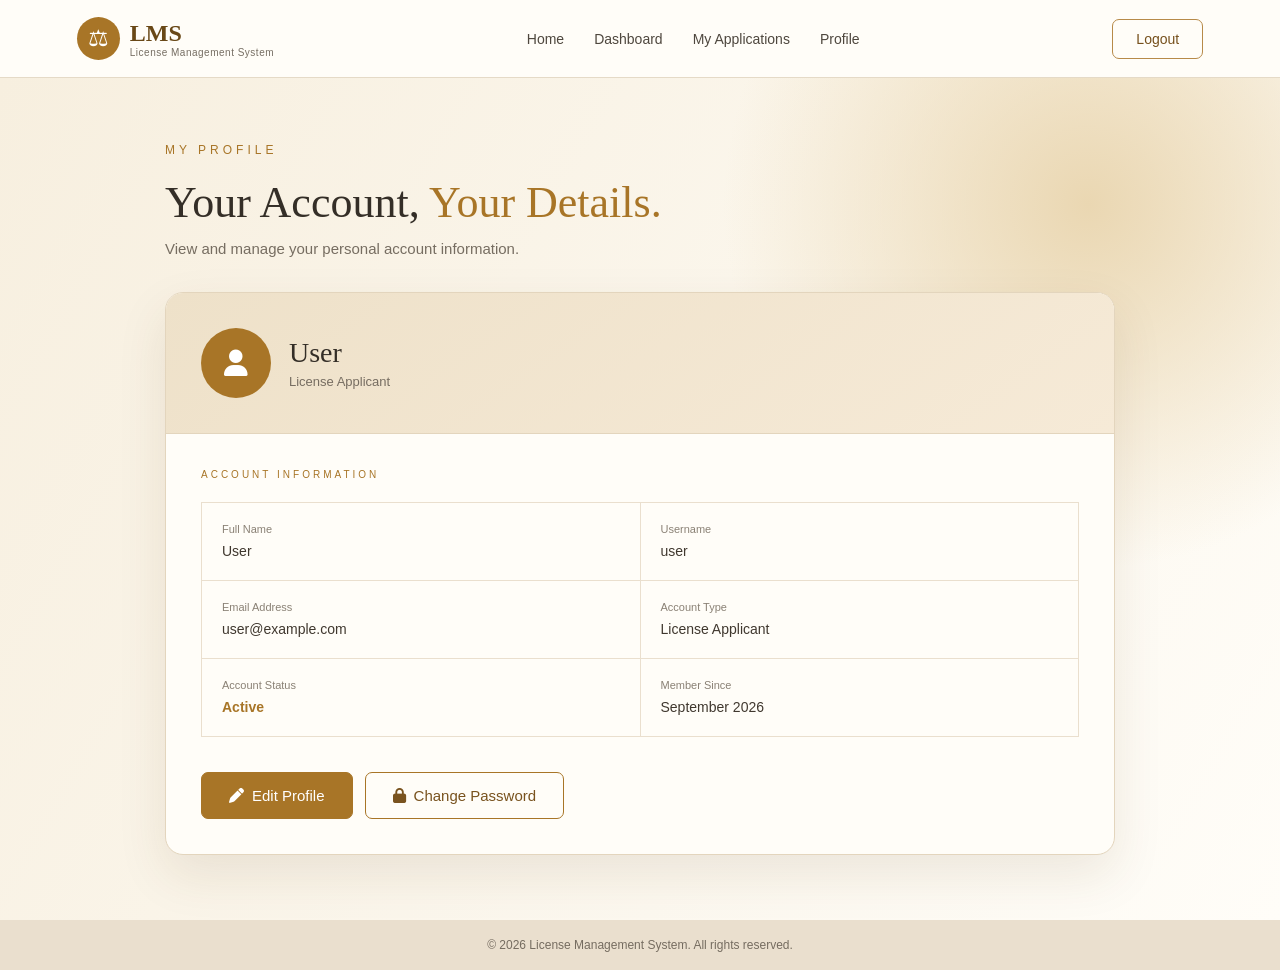
<file: Frontend/profile.html>
<!DOCTYPE html>
<html lang="en">

<head>

    <meta charset="UTF-8">

    <meta name="viewport" content="width=device-width, initial-scale=1.0">

    <title>My Profile - License Management System</title>

    <link rel="stylesheet"
          href="https://cdnjs.cloudflare.com/ajax/libs/font-awesome/6.5.2/css/all.min.css">

    <link rel="stylesheet" href="style.css">

</head>

<body>


    <!-- =========================================
         NAVIGATION
    ========================================== -->

    <header class="navbar">

        <div class="logo">

            <div class="logo-icon">
                ⚖
            </div>

            <div class="logo-text">

                <h2>LMS</h2>

                <p>
                    License Management System
                </p>

            </div>

        </div>


        <nav>

            <a href="index.html">
                Home
            </a>

            <a href="user-dashboard.html">
                Dashboard
            </a>

            <a href="my-applications">
                My Applications
            </a>

            <a href="profile.html">
                Profile
            </a>

        </nav>


        <div class="nav-buttons">

            <button
                class="login-btn"
                onclick="window.location.href='index.html'"
            >
                Logout
            </button>

        </div>

    </header>



    <!-- =========================================
         PROFILE PAGE
    ========================================== -->

    <main class="profile-page">

        <div class="profile-container">


            <!-- Page Heading -->

            <div class="profile-heading">

                <p class="hero-small-title">
                    MY PROFILE
                </p>

                <h1>
                    Your Account,
                    <span>Your Details.</span>
                </h1>

                <p>
                    View and manage your personal account
                    information.
                </p>

            </div>



            <!-- =================================
                 PROFILE CARD
            ================================== -->

            <div class="profile-card">


                <!-- Profile Header -->

                <div class="profile-card-header">

                    <div class="large-profile-icon">

                        <i class="fa-solid fa-user"></i>

                    </div>

                    <div>

                        <h2>
                            User
                        </h2>

                        <p>
                            License Applicant
                        </p>

                    </div>

                </div>



                <!-- Account Information -->

                <div class="profile-section">

                    <p class="profile-section-title">
                        ACCOUNT INFORMATION
                    </p>


                    <div class="profile-details">


                        <!-- Full Name -->

                        <div class="profile-detail">

                            <span>
                                Full Name
                            </span>

                            <strong>
                                User
                            </strong>

                        </div>


                        <!-- Username -->

                        <div class="profile-detail">

                            <span>
                                Username
                            </span>

                            <strong>
                                user
                            </strong>

                        </div>


                        <!-- Email -->

                        <div class="profile-detail">

                            <span>
                                Email Address
                            </span>

                            <strong>
                                user@example.com
                            </strong>

                        </div>


                        <!-- Account Type -->

                        <div class="profile-detail">

                            <span>
                                Account Type
                            </span>

                            <strong>
                                License Applicant
                            </strong>

                        </div>


                        <!-- Account Status -->

                        <div class="profile-detail">

                            <span>
                                Account Status
                            </span>

                            <strong class="profile-active">
                                Active
                            </strong>

                        </div>


                        <!-- Member Since -->

                        <div class="profile-detail">

                            <span>
                                Member Since
                            </span>

                            <strong>
                                September 2026
                            </strong>

                        </div>


                    </div>

                </div>



                <!-- =================================
                     PROFILE ACTIONS
                ================================== -->

                <div class="profile-actions">

                    <button class="primary-btn">
                        <i class="fa-solid fa-pen"></i>
                        Edit Profile
                    </button>

                    <button class="secondary-btn">
                        <i class="fa-solid fa-lock"></i>
                        Change Password
                    </button>

                </div>


            </div>


        </div>

    </main>



    <!-- =========================================
         FOOTER
    ========================================== -->

    <div class="copyright">

        © 2026 License Management System.
        All rights reserved.

    </div>


</body>

</html>
</file>
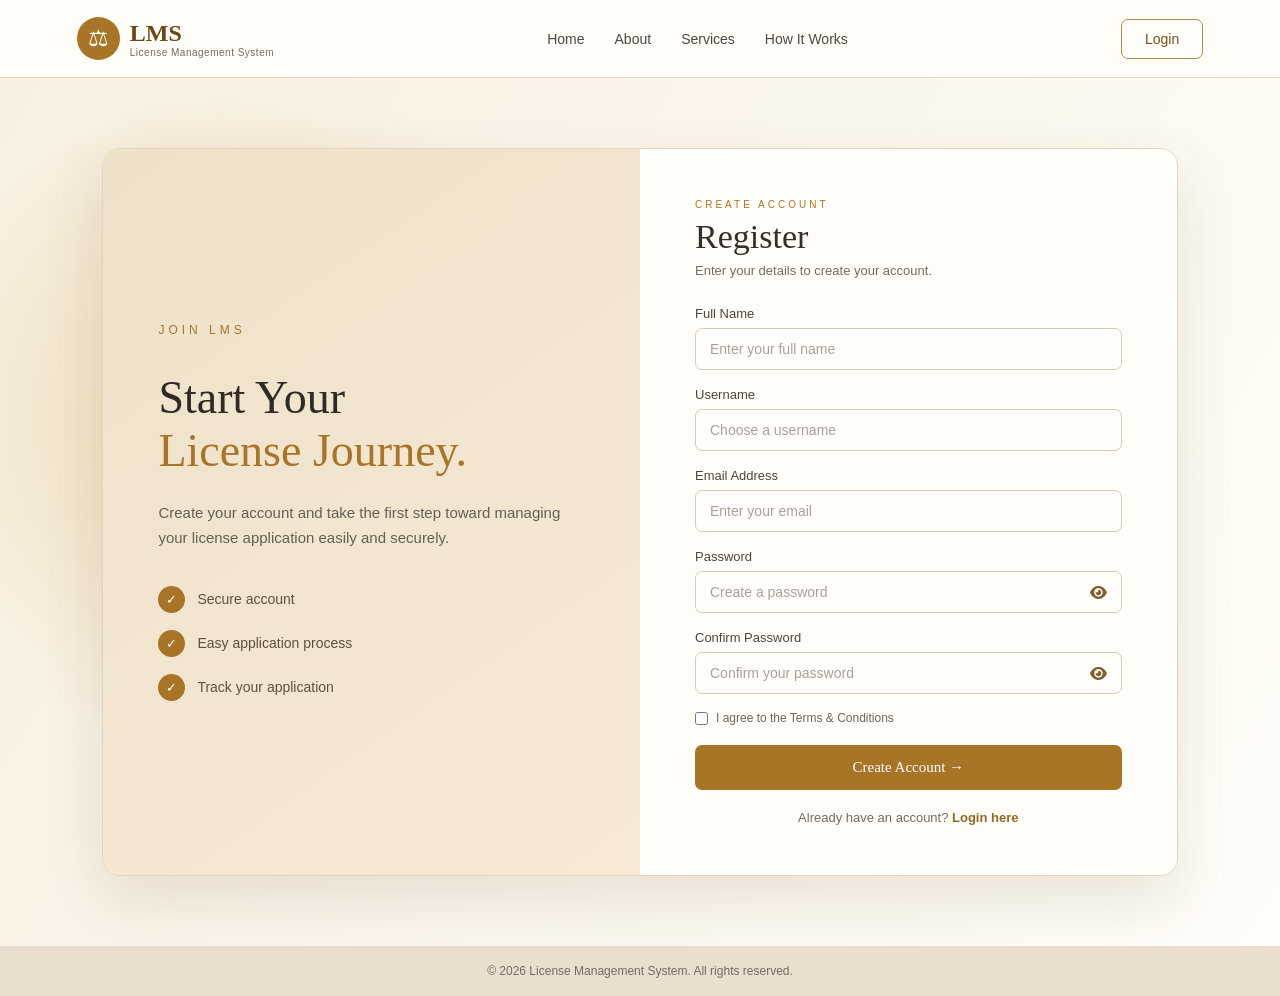
<file: Frontend/register.html>
<!DOCTYPE html>
<html lang="en">

<head>

    <meta charset="UTF-8">

    <meta name="viewport" content="width=device-width, initial-scale=1.0">

    <title>Register - License Management System</title>
<link rel="stylesheet"
      href="https://cdnjs.cloudflare.com/ajax/libs/font-awesome/6.5.2/css/all.min.css">
    <link rel="stylesheet" href="style.css">

</head>

<body>

    <!-- Navigation -->

    <header class="navbar">

        <div class="logo">

            <div class="logo-icon">
                ⚖
            </div>

            <div class="logo-text">

                <h2>LMS</h2>

                <p>License Management System</p>

            </div>

        </div>


        <nav>

            <a href="index.html">Home</a>

            <a href="index.html#about">About</a>

            <a href="index.html#services">Services</a>

            <a href="index.html#process">How It Works</a>

        </nav>


        <div class="nav-buttons">

            <button class="login-btn">
                Login
            </button>

        </div>

    </header>


    <!-- Registration Section -->

    <main class="register-page">

        <div class="register-container">


            <!-- Left Side -->

            <div class="register-info">

                <p class="hero-small-title">
                    JOIN LMS
                </p>

                <h1>
                    Start Your<br>
                    <span>License Journey.</span>
                </h1>

                <p>
                    Create your account and take the
                    first step toward managing your
                    license application easily and securely.
                </p>


                <div class="register-points">

                    <div>
                        <span>✓</span>
                        Secure account
                    </div>

                    <div>
                        <span>✓</span>
                        Easy application process
                    </div>

                    <div>
                        <span>✓</span>
                        Track your application
                    </div>

                </div>

            </div>


            <!-- Registration Form -->

            <div class="register-card">

                <div class="form-heading">

                    <p>
                        CREATE ACCOUNT
                    </p>

                    <h2>
                        Register
                    </h2>

                    <span>
                        Enter your details to create your account.
                    </span>

                </div>


                <form id="registerForm"
                 action="http://localhost:8080/lms/register"
      method="post">


                    <!-- Full Name -->

                    <div class="input-group">

                        <label for="fullName">
                            Full Name
                        </label>

                        <input
                            type="text"
                            id="fullName"
                            name="fullName"
                            placeholder="Enter your full name"
                            required
                        >

                    </div>


                    <!-- Username -->

                    <div class="input-group">

                        <label for="username">
                            Username
                        </label>

                        <input
                            type="text"
                            id="username"
                            name="username"
                            placeholder="Choose a username"
                            required
                        >

                    </div>


                    <!-- Email -->

                    <div class="input-group">

                        <label for="email">
                            Email Address
                        </label>

                        <input
                            type="email"
                            id="email"
                             name="email"
                            placeholder="Enter your email"
                            required
                        >

                    </div>


                    <!-- Password -->

                   <div class="input-group">

    <label for="password">
        Password
    </label>

    <div class="password-wrapper">

        <input
            type="password"
            id="password"
            name="password"
            placeholder="Create a password"
            required
        >

        <button
            type="button"
            class="eye-button"
            onclick="togglePassword('password', this)"
        >
            <i class="fa-solid fa-eye"></i>
        </button>

    </div>

</div>


                    <!-- Confirm Password -->

                    <div class="input-group">

    <label for="confirmPassword">
        Confirm Password
    </label>

    <div class="password-wrapper">

        <input
            type="password"
            id="confirmPassword"
            
            placeholder="Confirm your password"
            required
        >

        <button
            type="button"
            class="eye-button"
            onclick="togglePassword('confirmPassword', this)"
        >
             <i class="fa-solid fa-eye"></i>
        </button>

    </div>

</div>


                    <!-- Terms -->

                    <div class="terms">

                        <input
                            type="checkbox"
                            id="terms"
                            required
                        >

                        <label for="terms">
                            I agree to the Terms & Conditions
                        </label>

                    </div>


                    <!-- Submit -->

                    <button
                        type="submit"
                        class="register-submit"
                    >
                        Create Account →
                    </button>


                    <p class="login-text">

                        Already have an account?

                        <a href="login.html">
                            Login here
                        </a>

                    </p>

                </form>

            </div>

        </div>

    </main>


    <!-- Footer -->

    <div class="copyright">

        © 2026 License Management System.
        All rights reserved.

    </div>


    <script src="script.js"></script>

</body>

</html>
</file>
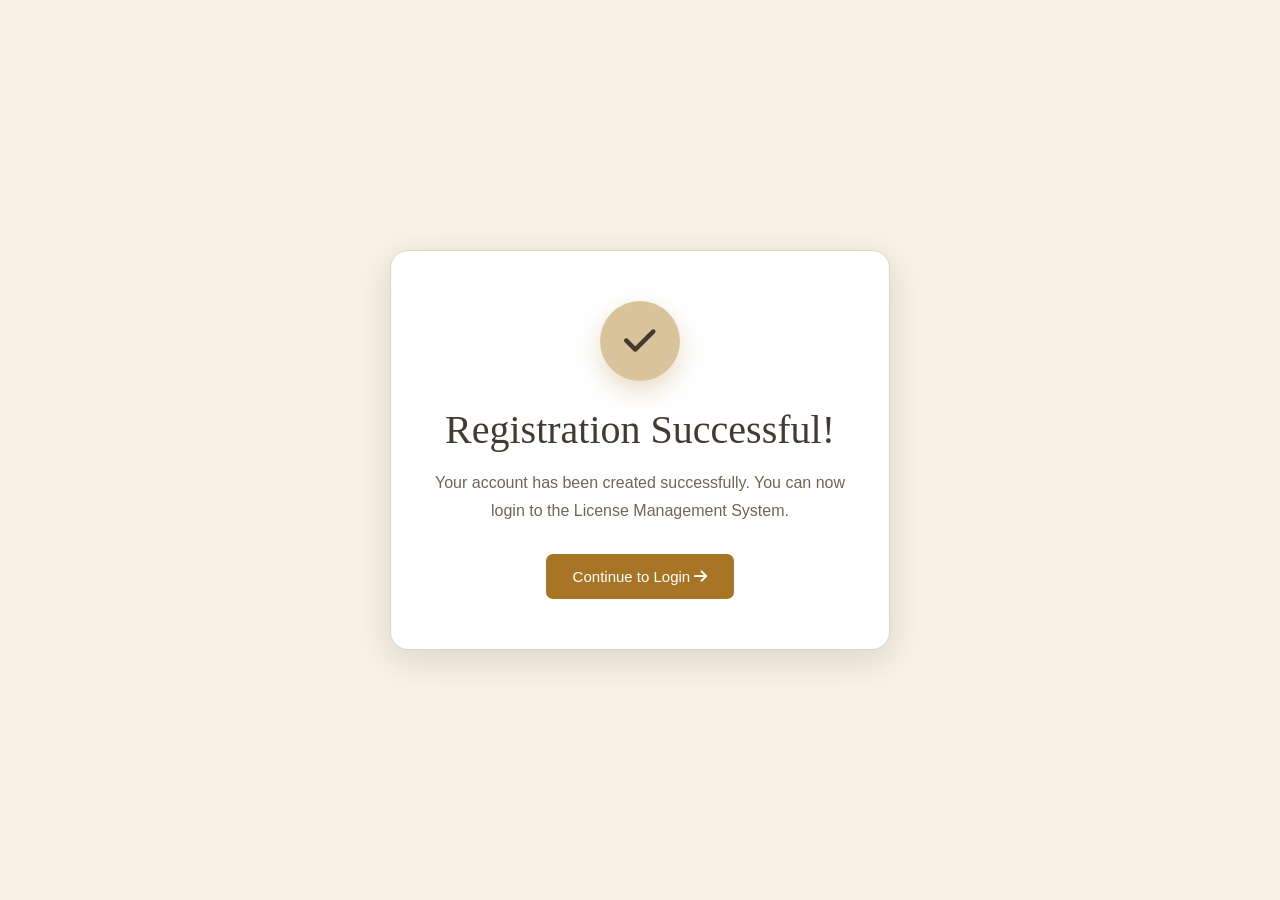
<file: Frontend/registration-success.html>
<!DOCTYPE html>
<html lang="en">

<head>
    <meta charset="UTF-8">
    <meta name="viewport" content="width=device-width, initial-scale=1.0">

    <title>Registration Successful | License Management System</title>

    <link rel="stylesheet"
          href="https://cdnjs.cloudflare.com/ajax/libs/font-awesome/6.5.2/css/all.min.css">

    <link rel="stylesheet" href="style.css">
</head>

<body>

    <div class="success-page">

        <div class="success-card">

            <div class="success-icon">
                <i class="fa-solid fa-check"></i>
            </div>

            <h1>Registration Successful!</h1>

            <p>
                Your account has been created successfully.
                You can now login to the License Management System.
            </p>

            <button class="primary-btn"
                    onclick="window.location.href='login.html'">
                Continue to Login
                <i class="fa-solid fa-arrow-right"></i>
            </button>

        </div>

    </div>

</body>

</html>
</file>
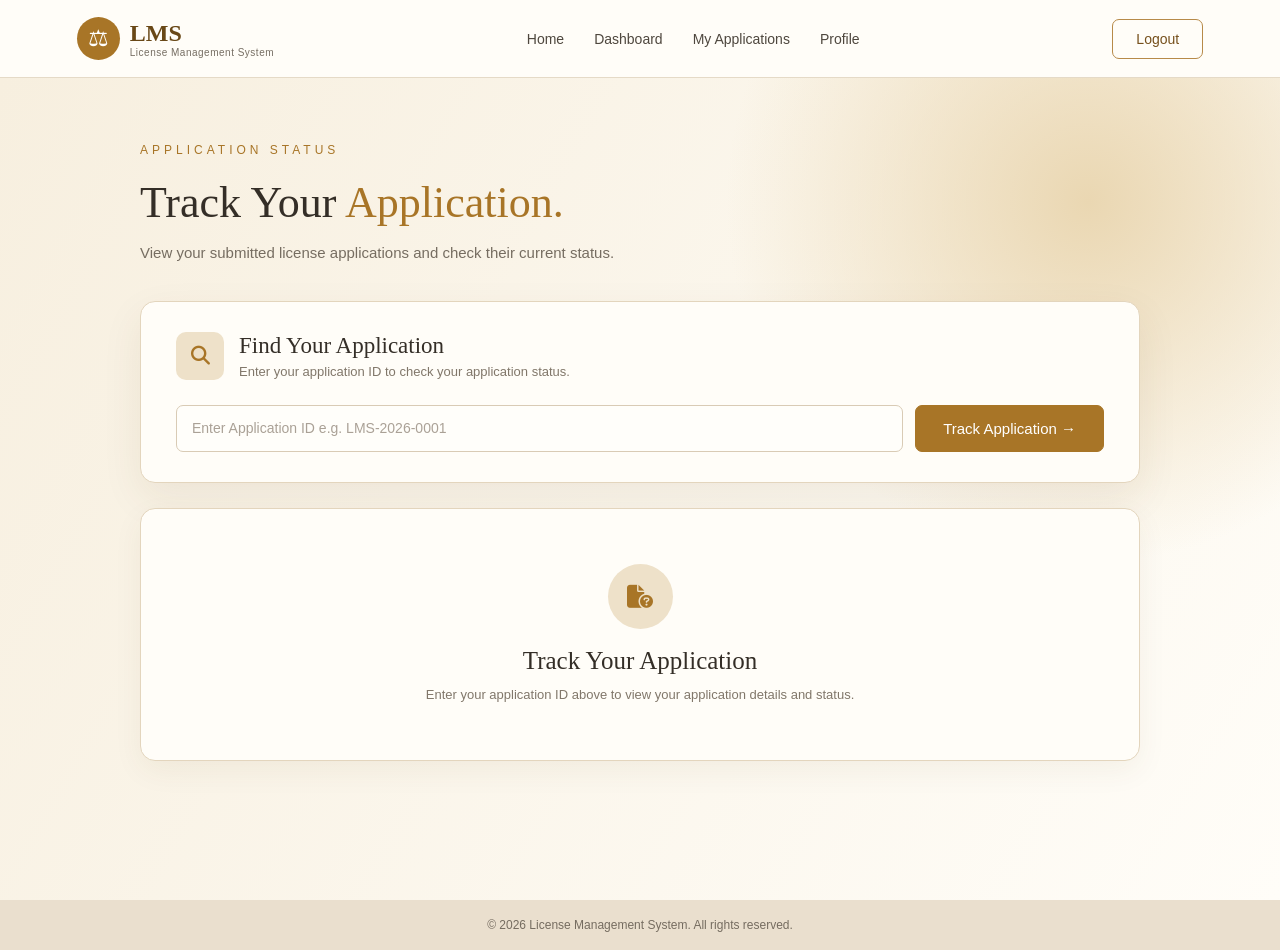
<file: Frontend/track-application.html>
<!DOCTYPE html>
<html lang="en">

<head>

    <meta charset="UTF-8">

    <meta name="viewport" content="width=device-width, initial-scale=1.0">

    <title>Track Application - License Management System</title>

    <link rel="stylesheet"
          href="https://cdnjs.cloudflare.com/ajax/libs/font-awesome/6.5.2/css/all.min.css">

    <link rel="stylesheet" href="style.css">

</head>


<body>


    <!-- =========================================
         NAVIGATION
    ========================================== -->

    <header class="navbar">

        <div class="logo">

            <div class="logo-icon">
                ⚖
            </div>

            <div class="logo-text">

                <h2>LMS</h2>

                <p>
                    License Management System
                </p>

            </div>

        </div>


        <nav>

            <a href="index.html">
                Home
            </a>

            <a href="user-dashboard.html">
                Dashboard
            </a>

            <a href="track-application.html">
                My Applications
            </a>

            <a href="profile.html">
                Profile
            </a>

        </nav>


        <div class="nav-buttons">

            <button
                class="login-btn"
                onclick="window.location.href='index.html'"
            >
                Logout
            </button>

        </div>

    </header>



    <!-- =========================================
         TRACK APPLICATION PAGE
    ========================================== -->

    <main class="track-page">

        <div class="track-container">


            <!-- Page Heading -->

            <div class="track-heading">

                <p class="hero-small-title">
                    APPLICATION STATUS
                </p>

                <h1>
                    Track Your
                    <span>Application.</span>
                </h1>

                <p>
                    View your submitted license applications
                    and check their current status.
                </p>

            </div>



            <!-- Search Application -->

            <div class="track-search-card">

                <div class="track-search-heading">

                    <div class="track-search-icon">

                        <i class="fa-solid fa-magnifying-glass"></i>

                    </div>

                    <div>

                        <h2>
                            Find Your Application
                        </h2>

                        <p>
                            Enter your application ID to check
                            your application status.
                        </p>

                    </div>

                </div>



                <!-- Search Form -->

                <form
                    id="trackForm"
                    class="track-search-form"
                   action="http://localhost:8080/lms/track"
                    method="get"
                >

                    <input
                        type="text"
                        id="applicationId"
                        name="applicationId"
                        placeholder="Enter Application ID e.g. LMS-2026-0001"
                        required
                    >

                    <button
                        type="submit"
                        class="primary-btn"
                    >
                        Track Application →
                    </button>

                </form>

            </div>



            <!-- Empty State -->

            <div class="track-empty">

                <div class="track-empty-icon">

                    <i class="fa-solid fa-file-circle-question"></i>

                </div>

                <h2>
                    Track Your Application
                </h2>

                <p>
                    Enter your application ID above to
                    view your application details and status.
                </p>

            </div>


        </div>

    </main>



    <!-- =========================================
         FOOTER
    ========================================== -->

    <div class="copyright">

        © 2026 License Management System.
        All rights reserved.

    </div>


</body>

</html>
</file>
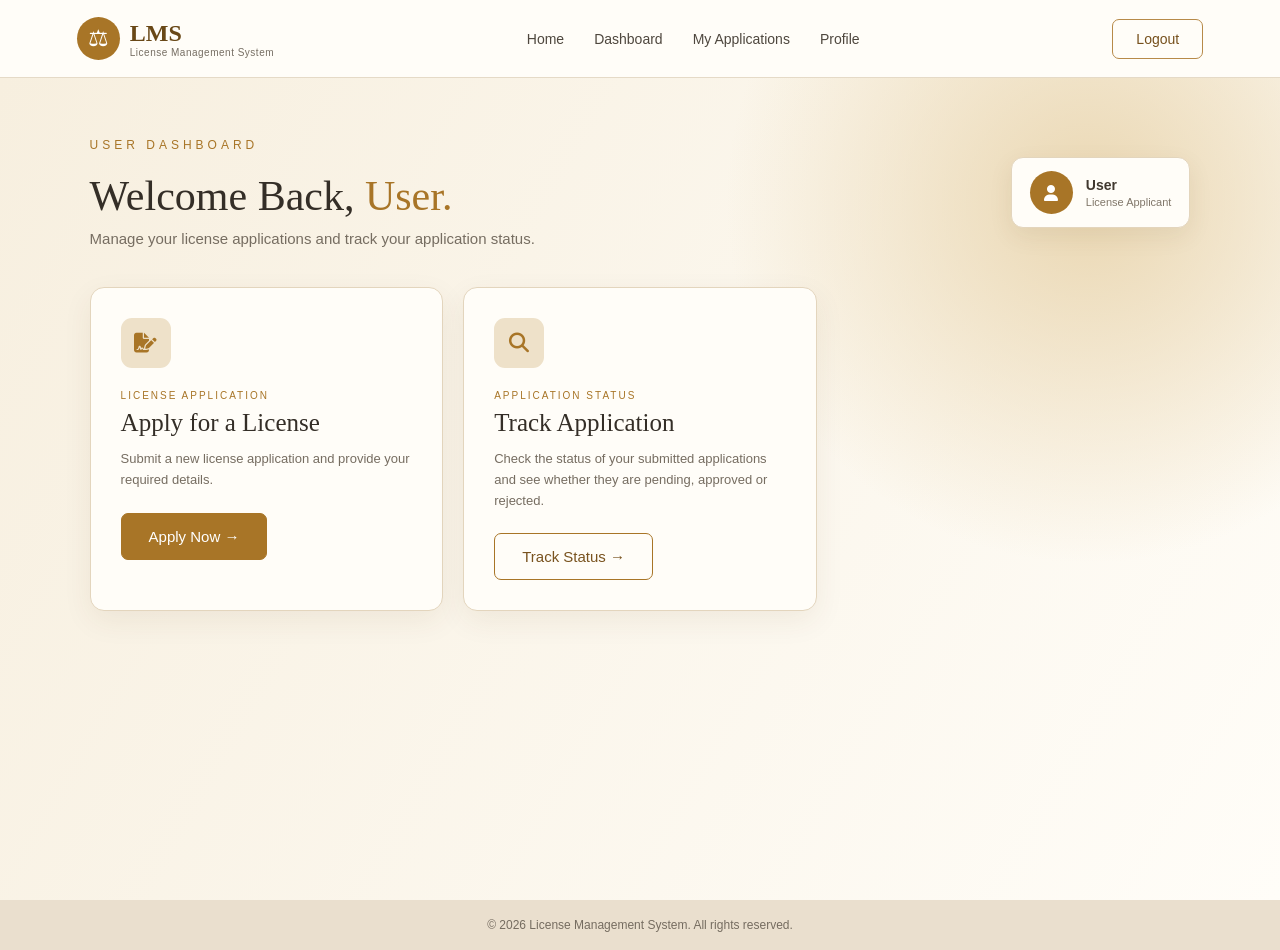
<file: Frontend/user-dashboard.html>
<!DOCTYPE html>
<html lang="en">

<head>

    <meta charset="UTF-8">

    <meta name="viewport" content="width=device-width, initial-scale=1.0">

    <title>User Dashboard - License Management System</title>

    <link rel="stylesheet"
          href="https://cdnjs.cloudflare.com/ajax/libs/font-awesome/6.5.2/css/all.min.css">

    <link rel="stylesheet" href="style.css">

</head>

<body>


    <!-- =========================================
         NAVIGATION
    ========================================== -->

    <header class="navbar">

        <div class="logo">

            <div class="logo-icon">
                ⚖
            </div>

            <div class="logo-text">

                <h2>LMS</h2>

                <p>
                    License Management System
                </p>

            </div>

        </div>


        <nav>

            <a href="index.html">
                Home
            </a>

            <a href="user-dashboard.html">
                Dashboard
            </a>

            <a href="my-applications">
                My Applications
            </a>
            <a href="user-profile">
                Profile
            </a>

        </nav>


        <div class="nav-buttons">

            <button
                class="login-btn"
                onclick="window.location.href='index.html'"
            >
                Logout
            </button>

        </div>

    </header>



    <!-- =========================================
         USER DASHBOARD
    ========================================== -->

    <main class="dashboard-page">

        <div class="dashboard-container">


            <!-- =================================
                 WELCOME HEADER
            ================================== -->

            <div class="dashboard-header">

                <div>

                    <p class="hero-small-title">
                        USER DASHBOARD
                    </p>

                    <h1>
                        Welcome Back,
                        <span>User.</span>
                    </h1>

                    <p>
                        Manage your license applications
                        and track your application status.
                    </p>

                </div>


                <!-- User Profile -->

                <div class="dashboard-profile">

                    <div class="profile-icon">

                        <i class="fa-solid fa-user"></i>

                    </div>

                    <div>

                        <strong>
                            User
                        </strong>

                        <span>
                            License Applicant
                        </span>

                    </div>

                </div>

            </div>



            <!-- =================================
                 MAIN DASHBOARD OPTIONS
            ================================== -->

            <div class="dashboard-grid">


                <!-- =================================
                     APPLY FOR LICENSE
                ================================== -->

                <div class="dashboard-card">

                    <div class="dashboard-card-icon">

                        <i class="fa-solid fa-file-signature"></i>

                    </div>

                    <p>
                        LICENSE APPLICATION
                    </p>

                    <h2>
                        Apply for a License
                    </h2>

                    <span>
                        Submit a new license application
                        and provide your required details.
                    </span>

                    <button
                        class="primary-btn"
                        onclick="window.location.href='apply-license.html'"
                    >

                        Apply Now →

                    </button>

                </div>



                <!-- =================================
                     TRACK APPLICATION
                ================================== -->

                <div class="dashboard-card">

                    <div class="dashboard-card-icon">

                        <i class="fa-solid fa-magnifying-glass"></i>

                    </div>

                    <p>
                        APPLICATION STATUS
                    </p>

                    <h2>
                        Track Application
                    </h2>

                    <span>
                        Check the status of your submitted
                        applications and see whether they
                        are pending, approved or rejected.
                    </span>

                    <button
                        class="secondary-btn"
                        onclick="window.location.href='track-application.html'"
                    >

                        Track Status →

                    </button>

                </div>


            </div>


        </div>

    </main>



    <!-- =========================================
         FOOTER
    ========================================== -->

    <div class="copyright">

        © 2026 License Management System.
        All rights reserved.

    </div>


</body>

</html>
</file>
<file: Frontend/style.css>
/* =========================================
   RESET
========================================= */

* {
    margin: 0;
    padding: 0;
    box-sizing: border-box;
}

html {
    scroll-behavior: smooth;
}

body {
    background: #faf7ef;
    color: #2f2a24;
    font-family: Arial, sans-serif;
}


/* =========================================
   NAVBAR
========================================= */

.navbar {
    height: 78px;
    padding: 0 6%;

    display: flex;
    align-items: center;
    justify-content: space-between;

    background: #fffdf8;
    border-bottom: 1px solid #e5dac7;

    position: sticky;
    top: 0;
    z-index: 1000;
}


/* LOGO */

.logo {
    display: flex;
    align-items: center;
    gap: 10px;
}

.logo-icon {
    width: 43px;
    height: 43px;

    display: flex;
    align-items: center;
    justify-content: center;

    border-radius: 50%;

    background: #a87527;
    color: white;

    font-size: 23px;
}

.logo-text h2 {
    color: #694817;
    font-family: Georgia, serif;
    font-size: 24px;
}

.logo-text p {
    color: #766e63;
    font-size: 10px;
    letter-spacing: 0.5px;
}


/* NAVIGATION */

.navbar nav {
    display: flex;
    gap: 30px;
}

.navbar nav a {
    color: #4e473e;
    text-decoration: none;
    font-size: 14px;
}

.navbar nav a:hover {
    color: #a87527;
}


/* NAV BUTTONS */

.nav-buttons {
    display: flex;
    gap: 10px;
}

.login-btn,
.register-btn {
    padding: 11px 23px;

    border-radius: 7px;

    cursor: pointer;

    font-size: 14px;
}

.login-btn {
    background: transparent;
    border: 1px solid #b78a49;
    color: #76501c;
}

.register-btn {
    background: #a87527;
    border: 1px solid #a87527;
    color: white;
}

.login-btn:hover,
.register-btn:hover {
    transform: translateY(-2px);
}


/* =========================================
   HERO
========================================= */

.hero {
    min-height: 590px;

    padding: 75px 8%;

    display: flex;
    align-items: center;
    justify-content: space-between;

    background:
        radial-gradient(
            circle at 80% 45%,
            #ead7b2,
            transparent 32%
        ),
        linear-gradient(
            120deg,
            #f7efdf,
            #fffdf8
        );
}


/* HERO TEXT */

.hero-content {
    width: 52%;
}

.hero-small-title {
    color: #a87527;

    font-size: 12px;
    letter-spacing: 4px;

    margin-bottom: 20px;
}

.hero h1 {
    font-family: Georgia, "Times New Roman", serif;

    font-size: 56px;
    font-weight: normal;

    line-height: 1.1;

    margin-bottom: 24px;
}

.hero h1 span {
    color: #a87527;
}

.hero-description {
    max-width: 560px;

    color: #6c655b;

    font-size: 17px;

    line-height: 1.7;
}


/* HERO BUTTONS */

.hero-buttons {
    display: flex;
    gap: 15px;

    margin-top: 30px;
}

.primary-btn,
.secondary-btn {
    padding: 14px 27px;

    border-radius: 7px;

    cursor: pointer;

    font-size: 15px;
}

.primary-btn {
    background: #a87527;
    border: 1px solid #a87527;
    color: white;
}

.secondary-btn {
    background: transparent;
    border: 1px solid #a87527;
    color: #79531f;
}

.primary-btn:hover,
.secondary-btn:hover {
    transform: translateY(-2px);
}


/* =========================================
   STATISTICS
========================================= */

.statistics {
    display: flex;
    gap: 35px;

    margin-top: 42px;
}

.stat {
    padding-right: 35px;

    border-right: 1px solid #cdbb9d;
}

.stat:last-child {
    border-right: none;
}

.stat h3 {
    color: #79521d;

    font-family: Georgia, serif;

    font-size: 27px;
}

.stat p {
    color: #71695e;

    margin-top: 5px;

    font-size: 12px;
}


/* =========================================
   LICENSE CARD
========================================= */

.hero-visual {
    width: 42%;

    min-height: 350px;

    display: flex;
    align-items: center;
    justify-content: center;

    position: relative;
}


/* CARD */

.license-card {
    width: 420px;
    height: 250px;

    padding: 30px;

    border-radius: 18px;

    border: 1px solid #d7bd8d;

    background:
        linear-gradient(
            135deg,
            #fffdf8,
            #e9d5ae
        );

    box-shadow:
        0 25px 55px rgba(91, 62, 22, 0.18);

    transform: rotate(-5deg);
}


/* LICENSE HEADER */

.license-header {
    display: flex;
    align-items: center;

    gap: 15px;
}

.license-header > span {
    font-size: 34px;
}

.license-header p {
    color: #80602d;

    font-size: 10px;

    letter-spacing: 2px;
}

.license-header h3 {
    color: #624517;

    font-family: Georgia, serif;

    font-size: 21px;

    margin-top: 4px;
}


/* LICENSE BODY */

.license-body {
    display: flex;

    gap: 20px;

    margin-top: 25px;
}

.profile-placeholder {
    width: 65px;
    height: 75px;

    display: flex;
    align-items: center;
    justify-content: center;

    background: #ddceb4;

    border-radius: 7px;

    font-size: 27px;
}

.license-details {
    flex: 1;
}

.line {
    height: 9px;

    margin-bottom: 12px;

    border-radius: 10px;

    background: #cdb994;
}

.line.long {
    width: 90%;
}

.line.medium {
    width: 65%;
}

.line.short {
    width: 40%;
}


/* LICENSE FOOTER */

.license-footer {
    display: flex;
    justify-content: space-between;

    margin-top: 22px;

    font-size: 10px;

    color: #70501e;
}

.license-footer strong {
    font-family: monospace;
}


/* SECURITY BADGE */

.security-badge {
    position: absolute;

    right: 8%;
    bottom: 25px;

    width: 72px;
    height: 72px;

    display: flex;
    align-items: center;
    justify-content: center;

    border-radius: 50%;

    background: #a87527;

    color: white;

    font-size: 31px;

    box-shadow:
        0 12px 25px rgba(80, 50, 15, 0.25);
}


/* =========================================
   COMMON SECTION
========================================= */

.section-title {
    text-align: center;

    margin-bottom: 45px;
}

.section-title > p {
    color: #a87527;

    font-size: 11px;

    letter-spacing: 4px;

    margin-bottom: 10px;
}

.section-title h2 {
    color: #302a23;

    font-family: Georgia, serif;

    font-size: 38px;

    font-weight: normal;

    margin-bottom: 12px;
}

.section-title span {
    color: #756d62;

    font-size: 15px;
}


/* =========================================
   ABOUT
========================================= */

.about-section {
    padding: 80px 6%;

    background: #fffdf8;
}


/* =========================================
   SERVICES
========================================= */

.services-section {
    padding: 80px 6%;

    background: #faf7ef;
}

.service-container {
    display: grid;

    grid-template-columns: repeat(4, 1fr);

    gap: 22px;
}

.service-card {
    padding: 35px 25px;

    text-align: center;

    background: #fffdf9;

    border: 1px solid #e6dbc9;

    border-radius: 12px;

    transition: 0.3s;
}

.service-card:hover {
    transform: translateY(-7px);

    box-shadow:
        0 15px 35px rgba(88, 61, 25, 0.10);
}

.service-icon {
    width: 68px;
    height: 68px;

    margin: 0 auto 22px;

    display: flex;
    align-items: center;
    justify-content: center;

    background: #eee2ce;

    border-radius: 50%;

    font-size: 28px;
}

.service-card h3 {
    color: #40382f;

    font-family: Georgia, serif;

    font-size: 19px;

    font-weight: normal;

    margin-bottom: 12px;
}

.service-card p {
    color: #71695e;

    font-size: 13px;

    line-height: 1.7;
}


/* =========================================
   USER / ADMIN SECTION
========================================= */

.role-section {
    display: grid;

    grid-template-columns: 1fr 1fr;
}

.role-card {
    min-height: 330px;

    padding: 65px 12%;
}

.user-role {
    background: #eee1c9;
}

.admin-role {
    background: #f5ead8;
}

.role-title {
    color: #9a6924;

    font-size: 11px;

    letter-spacing: 3px;

    margin-bottom: 13px;
}

.role-card h2 {
    color: #352e26;

    font-family: Georgia, serif;

    font-size: 32px;

    font-weight: normal;

    line-height: 1.2;

    margin-bottom: 15px;
}

.role-card > p:not(.role-title) {
    color: #675f54;

    max-width: 500px;

    line-height: 1.7;

    font-size: 14px;

    margin-bottom: 25px;
}


/* =========================================
   PROCESS
========================================= */

.process-section {
    padding: 85px 6%;

    background: #fffdf8;
}

.process-container {
    display: flex;

    align-items: center;

    justify-content: center;

    gap: 18px;
}

.process-step {
    width: 190px;

    text-align: center;
}

.step-number {
    width: 38px;
    height: 38px;

    margin: 0 auto 15px;

    display: flex;
    align-items: center;
    justify-content: center;

    background: #a87527;

    color: white;

    border-radius: 50%;

    font-size: 12px;
}

.step-icon {
    font-size: 31px;

    margin-bottom: 12px;
}

.process-step h3 {
    font-family: Georgia, serif;

    font-size: 19px;

    font-weight: normal;
}

.process-step p {
    color: #71695e;

    font-size: 13px;

    line-height: 1.6;

    margin-top: 7px;
}

.process-line {
    width: 50px;

    height: 1px;

    background: #c7ae83;
}


/* =========================================
   FOOTER
========================================= */

footer {
    padding: 60px 7%;

    display: grid;

    grid-template-columns: 2fr 1fr 1fr 1fr;

    gap: 40px;

    background: #f3eadb;

    border-top: 1px solid #dfd1bb;
}

.footer-brand h2 {
    color: #704c1c;

    font-family: Georgia, serif;

    font-size: 28px;
}

.footer-brand p {
    color: #5f574c;

    margin-top: 5px;
}

.footer-brand span {
    display: block;

    color: #81786b;

    font-size: 13px;

    margin-top: 20px;
}

.footer-column {
    display: flex;

    flex-direction: column;

    gap: 12px;
}

.footer-column h3 {
    color: #443b30;

    font-family: Georgia, serif;

    font-weight: normal;

    margin-bottom: 5px;
}

.footer-column a {
    color: #6c6459;

    text-decoration: none;

    font-size: 13px;
}

.footer-column a:hover {
    color: #a87527;
}


/* COPYRIGHT */

.copyright {
    padding: 18px;

    text-align: center;

    background: #eadfce;

    color: #756c60;

    font-size: 12px;
}


/* =========================================
   RESPONSIVE
========================================= */

@media (max-width: 1000px) {

    .navbar nav {
        display: none;
    }

    .hero {
        flex-direction: column;

        text-align: center;
    }

    .hero-content {
        width: 100%;
    }

    .hero-description {
        margin: auto;
    }

    .hero-buttons {
        justify-content: center;
    }

    .hero-visual {
        width: 100%;

        margin-top: 50px;
    }

    .service-container {
        grid-template-columns: 1fr 1fr;
    }

    .process-container {
        flex-wrap: wrap;
    }
}


@media (max-width: 650px) {

    .navbar {
        padding: 0 4%;
    }

    .nav-buttons {
        display: none;
    }

    .hero {
        padding: 60px 5%;
    }

    .hero h1 {
        font-size: 40px;
    }

    .statistics {
        justify-content: center;

        gap: 15px;
    }

    .stat {
        padding-right: 15px;
    }

    .license-card {
        width: 330px;
    }

    .service-container {
        grid-template-columns: 1fr;
    }

    .role-section {
        grid-template-columns: 1fr;
    }

    .role-card {
        padding: 50px 10%;
    }

    .process-container {
        flex-direction: column;
    }

    .process-line {
        width: 1px;
        height: 35px;
    }

    footer {
        grid-template-columns: 1fr 1fr;
    }
}


@media (max-width: 450px) {

    footer {
        grid-template-columns: 1fr;
    }

    .license-card {
        width: 300px;
        height: 225px;
    }

    .hero h1 {
        font-size: 34px;
    }
}
/* =========================================
   REGISTER PAGE
========================================= */

.register-page {
    min-height: calc(100vh - 78px);

    padding: 70px 8%;

    display: flex;
    align-items: center;
    justify-content: center;

    background:
        radial-gradient(
            circle at 20% 40%,
            #ead7b2,
            transparent 30%
        ),
        linear-gradient(
            120deg,
            #f7efdf,
            #fffdf8
        );
}


/* REGISTER CONTAINER */

.register-container {
    width: 100%;
    max-width: 1100px;

    display: grid;
    grid-template-columns: 1fr 1fr;

    background: #fffdf8;

    border: 1px solid #e3d5bd;

    border-radius: 18px;

    overflow: hidden;

    box-shadow:
        0 25px 60px rgba(90, 60, 20, 0.12);
}


/* LEFT INFORMATION */

.register-info {
    padding: 70px 55px;

    display: flex;
    flex-direction: column;
    justify-content: center;

    background:
        linear-gradient(
            145deg,
            #eee1c9,
            #f6ead7
        );
}

.register-info h1 {
    margin-top: 15px;

    font-family: Georgia, "Times New Roman", serif;

    font-size: 46px;

    line-height: 1.15;

    font-weight: normal;
}

.register-info h1 span {
    color: #a87527;
}

.register-info > p:not(.hero-small-title) {
    margin-top: 22px;

    max-width: 440px;

    color: #665e54;

    line-height: 1.7;

    font-size: 15px;
}


/* REGISTER POINTS */

.register-points {
    margin-top: 35px;

    display: flex;
    flex-direction: column;

    gap: 17px;
}

.register-points div {
    display: flex;
    align-items: center;

    gap: 12px;

    color: #5c513f;

    font-size: 14px;
}

.register-points span {
    width: 27px;
    height: 27px;

    display: flex;
    align-items: center;
    justify-content: center;

    border-radius: 50%;

    background: #a87527;

    color: white;

    font-size: 13px;
}


/* =========================================
   REGISTER CARD
========================================= */

.register-card {
    padding: 50px 55px;

    background: #fffdf8;
}


/* FORM HEADING */

.form-heading {
    margin-bottom: 28px;
}

.form-heading p {
    color: #a87527;

    font-size: 10px;

    letter-spacing: 3px;

    margin-bottom: 8px;
}

.form-heading h2 {
    font-family: Georgia, "Times New Roman", serif;

    font-size: 34px;

    font-weight: normal;

    color: #342e27;
}

.form-heading span {
    display: block;

    margin-top: 7px;

    color: #766d61;

    font-size: 13px;
}


/* INPUT GROUP */

.input-group {
    margin-bottom: 17px;
}

.input-group label {
    display: block;

    margin-bottom: 7px;

    color: #4d453b;

    font-size: 13px;
}

.input-group input {
    width: 100%;

    padding: 12px 14px;

    border: 1px solid #d9cbb5;

    border-radius: 7px;

    background: #fffefa;

    color: #342e27;

    font-size: 14px;

    outline: none;

    transition: 0.2s;
}

.input-group input:focus {
    border-color: #a87527;

    box-shadow:
        0 0 0 3px rgba(168, 117, 39, 0.10);
}

.input-group input::placeholder {
    color: #aaa196;
}


/* TERMS */

.terms {
    display: flex;
    align-items: center;

    gap: 8px;

    margin: 5px 0 20px;
}

.terms input {
    accent-color: #a87527;
}

.terms label {
    color: #6e665c;

    font-size: 12px;
}


/* SUBMIT BUTTON */

.register-submit {
    width: 100%;

    padding: 14px;

    border: none;

    border-radius: 7px;

    background: #a87527;

    color: white;

    font-family: Georgia, serif;

    font-size: 15px;

    cursor: pointer;

    transition: 0.2s;
}

.register-submit:hover {
    background: #8e621f;

    transform: translateY(-2px);
}


/* LOGIN TEXT */

.login-text {
    margin-top: 20px;

    text-align: center;

    color: #746b60;

    font-size: 13px;
}

.login-text a {
    color: #956822;

    text-decoration: none;

    font-weight: bold;
}

.login-text a:hover {
    text-decoration: underline;
}


/* =========================================
   REGISTER MOBILE
========================================= */

@media (max-width: 850px) {

    .register-container {
        grid-template-columns: 1fr;
    }

    .register-info {
        padding: 45px 40px;
    }

    .register-info h1 {
        font-size: 38px;
    }

    .register-card {
        padding: 45px 40px;
    }
}


@media (max-width: 500px) {

    .register-page {
        padding: 30px 15px;
    }

    .register-info {
        padding: 35px 25px;
    }

    .register-card {
        padding: 35px 25px;
    }

    .register-info h1 {
        font-size: 34px;
    }
}
/* =========================================
   PASSWORD EYE BUTTON
========================================= */

.password-wrapper {
    position: relative;
}

.password-wrapper input {
    padding-right: 45px;
}

.eye-button {
    position: absolute;

    right: 10px;
    top: 50%;

    transform: translateY(-50%);

    border: none;

    background: transparent;

    cursor: pointer;

    font-size: 15px;

    padding: 5px;

    color: #80602d;
}

.eye-button:hover {
    color: #a87527;
}
/* =========================================
   LOGIN PAGE
========================================= */

.login-page {
    min-height: calc(100vh - 78px);

    padding: 70px 8%;

    display: flex;
    align-items: center;
    justify-content: center;

    background:
        radial-gradient(
            circle at 80% 40%,
            #ead7b2,
            transparent 30%
        ),
        linear-gradient(
            120deg,
            #f7efdf,
            #fffdf8
        );
}

.login-container {
    width: 100%;
    max-width: 1100px;

    display: grid;
    grid-template-columns: 1fr 1fr;

    background: #fffdf8;

    border: 1px solid #e3d5bd;

    border-radius: 18px;

    overflow: hidden;

    box-shadow:
        0 25px 60px rgba(90, 60, 20, 0.12);
}


/* LEFT SIDE */

.login-info {
    padding: 70px 55px;

    display: flex;
    flex-direction: column;
    justify-content: center;

    background:
        linear-gradient(
            145deg,
            #eee1c9,
            #f6ead7
        );
}

.login-info h1 {
    margin-top: 15px;

    font-family: Georgia, "Times New Roman", serif;

    font-size: 46px;

    line-height: 1.15;

    font-weight: normal;
}

.login-info h1 span {
    color: #a87527;
}

.login-info > p:not(.hero-small-title) {
    margin-top: 22px;

    max-width: 440px;

    color: #665e54;

    line-height: 1.7;

    font-size: 15px;
}

.login-points {
    margin-top: 35px;

    display: flex;
    flex-direction: column;

    gap: 17px;
}

.login-points div {
    display: flex;
    align-items: center;

    gap: 12px;

    color: #5c513f;

    font-size: 14px;
}

.login-points span {
    width: 27px;
    height: 27px;

    display: flex;
    align-items: center;
    justify-content: center;

    border-radius: 50%;

    background: #a87527;

    color: white;

    font-size: 13px;
}


/* RIGHT SIDE */

.login-card {
    padding: 65px 55px;

    background: #fffdf8;
}

.login-card .form-heading {
    margin-bottom: 32px;
}


/* LOGIN OPTIONS */

.login-options {
    display: flex;

    align-items: center;

    justify-content: space-between;

    margin: 5px 0 22px;

    font-size: 12px;
}

.login-options label {
    display: flex;

    align-items: center;

    gap: 7px;

    color: #6e665c;
}

.login-options input {
    accent-color: #a87527;
}

.login-options a {
    color: #956822;

    text-decoration: none;
}

.login-options a:hover {
    text-decoration: underline;
}


/* RESPONSIVE */

@media (max-width: 850px) {

    .login-container {
        grid-template-columns: 1fr;
    }

    .login-info {
        padding: 45px 40px;
    }

    .login-info h1 {
        font-size: 38px;
    }

    .login-card {
        padding: 45px 40px;
    }

}


@media (max-width: 500px) {

    .login-page {
        padding: 30px 15px;
    }

    .login-info {
        padding: 35px 25px;
    }

    .login-card {
        padding: 35px 25px;
    }

    .login-info h1 {
        font-size: 34px;
    }

    .login-options {
        flex-direction: column;

        align-items: flex-start;

        gap: 10px;
    }

}

/* =========================================
   USER DASHBOARD
========================================= */

.dashboard-page {
    min-height: calc(100vh - 78px);
    padding: 60px 7%;
    background:
        radial-gradient(
            circle at 85% 15%,
            #ead7b2,
            transparent 28%
        ),
        linear-gradient(
            120deg,
            #f7efdf,
            #fffdf8
        );
}

.dashboard-container {
    width: 100%;
    max-width: 1200px;
    margin: auto;
}


/* =========================================
   DASHBOARD HEADER
========================================= */

.dashboard-header {
    display: flex;
    align-items: center;
    justify-content: space-between;
    gap: 30px;
    margin-bottom: 40px;
}

.dashboard-header h1 {
    margin-top: 10px;
    font-family: Georgia, "Times New Roman", serif;
    font-size: 42px;
    font-weight: normal;
    color: #342e27;
}

.dashboard-header h1 span {
    color: #a87527;
}

.dashboard-header > div:first-child > p:last-child {
    margin-top: 10px;
    color: #766d61;
    font-size: 15px;
}


.dashboard-profile {
    display: flex;
    align-items: center;
    gap: 13px;

    padding: 13px 18px;

    background: #fffdf8;

    border: 1px solid #e3d5bd;

    border-radius: 12px;

    box-shadow:
        0 8px 25px rgba(90, 60, 20, 0.08);
}

.profile-icon {
    width: 43px;
    height: 43px;

    display: flex;
    align-items: center;
    justify-content: center;

    border-radius: 50%;

    background: #a87527;
    color: white;
}

.dashboard-profile strong {
    display: block;
    color: #40382f;
    font-size: 14px;
}

.dashboard-profile span {
    display: block;
    margin-top: 3px;
    color: #81776a;
    font-size: 11px;
}


/* =========================================
   STATISTICS
========================================= */

.dashboard-stats {
    display: grid;

    grid-template-columns:
        repeat(2, 1fr);

    
    gap: 24px;

    margin-top: 30px;


    margin-bottom: 35px;
}

.dashboard-stat {
    display: flex;

    align-items: center;

    gap: 15px;

    padding: 22px;

    background: #fffdf8;

    border: 1px solid #e3d5bd;

    border-radius: 12px;

    box-shadow:
        0 8px 25px rgba(90, 60, 20, 0.06);
}

.dashboard-stat-icon {
    width: 43px;
    height: 43px;

    display: flex;

    align-items: center;
    justify-content: center;

    border-radius: 9px;

    background: #eee1c9;

    color: #a87527;

    font-size: 17px;
}

.dashboard-stat span {
    display: block;

    color: #81776a;

    font-size: 11px;
}

.dashboard-stat h2 {
    margin-top: 4px;

    color: #342e27;

    font-family: Georgia, serif;

    font-size: 25px;

    font-weight: normal;
}


/* =========================================
   DASHBOARD CARDS
========================================= */

.dashboard-grid {
    display: grid;

    grid-template-columns:
        repeat(3, 1fr);

    gap: 20px;

    margin-bottom: 35px;
}

.dashboard-card {
    padding: 30px;

    background: #fffdf8;

    border: 1px solid #e3d5bd;

    border-radius: 14px;

    box-shadow:
        0 10px 30px rgba(90, 60, 20, 0.07);

    transition: 0.25s;
}

.dashboard-card:hover {
    transform: translateY(-4px);

    box-shadow:
        0 15px 35px rgba(90, 60, 20, 0.12);
}

.dashboard-card-icon {
    width: 50px;
    height: 50px;

    display: flex;

    align-items: center;
    justify-content: center;

    border-radius: 11px;

    background: #eee1c9;

    color: #a87527;

    font-size: 20px;

    margin-bottom: 22px;
}

.dashboard-card > p {
    color: #a87527;

    font-size: 10px;

    letter-spacing: 2px;

    margin-bottom: 8px;
}

.dashboard-card h2 {
    font-family: Georgia, "Times New Roman", serif;

    font-size: 25px;

    font-weight: normal;

    color: #342e27;
}

.dashboard-card > span {
    display: block;

    margin-top: 12px;

    margin-bottom: 22px;

    color: #766d61;

    font-size: 13px;

    line-height: 1.6;
}


/* =========================================
   RECENT APPLICATIONS
========================================= */

.recent-applications {
    padding: 30px;

    background: #fffdf8;

    border: 1px solid #e3d5bd;

    border-radius: 14px;

    box-shadow:
        0 10px 30px rgba(90, 60, 20, 0.07);
}

.recent-heading {
    display: flex;

    align-items: center;

    justify-content: space-between;

    gap: 20px;

    padding-bottom: 22px;

    border-bottom: 1px solid #eadfce;
}

.recent-heading p {
    color: #a87527;

    font-size: 10px;

    letter-spacing: 2px;
}

.recent-heading h2 {
    margin-top: 7px;

    font-family: Georgia, "Times New Roman", serif;

    font-size: 27px;

    font-weight: normal;

    color: #342e27;
}


/* =========================================
   EMPTY APPLICATIONS
========================================= */

.empty-applications {
    padding: 45px 20px;

    text-align: center;
}

.empty-icon {
    width: 60px;
    height: 60px;

    margin: 0 auto 18px;

    display: flex;

    align-items: center;
    justify-content: center;

    border-radius: 50%;

    background: #eee1c9;

    color: #a87527;

    font-size: 22px;
}

.empty-applications h3 {
    font-family: Georgia, "Times New Roman", serif;

    font-size: 21px;

    font-weight: normal;

    color: #40382f;
}

.empty-applications p {
    margin-top: 8px;

    margin-bottom: 20px;

    color: #81776a;

    font-size: 13px;
}


/* =========================================
   RESPONSIVE
========================================= */

@media (max-width: 1000px) {

    .dashboard-stats {
        grid-template-columns:
            repeat(2, 1fr);
    }

    .dashboard-grid {
        grid-template-columns:
            1fr 1fr;
    }

}

@media (max-width: 750px) {

    .dashboard-header {
        flex-direction: column;

        align-items: flex-start;
    }

    .dashboard-grid {
        grid-template-columns: 1fr;
    }

}

@media (max-width: 550px) {

    .dashboard-page {
        padding: 40px 20px;
    }

    .dashboard-header h1 {
        font-size: 34px;
    }

    .dashboard-stats {
        grid-template-columns: 1fr;
    }

    .recent-heading {
        flex-direction: column;

        align-items: flex-start;
    }

}
/* =========================================
   LICENSE APPLICATION PAGE
========================================= */

.application-page {
    min-height: calc(100vh - 78px);

    padding: 65px 7%;

    background:
        radial-gradient(
            circle at 85% 15%,
            #ead7b2,
            transparent 28%
        ),
        linear-gradient(
            120deg,
            #f7efdf,
            #fffdf8
        );
}

.application-container {
    width: 100%;
    max-width: 1000px;

    margin: auto;
}


/* =========================================
   PAGE HEADING
========================================= */

.application-heading {
    margin-bottom: 35px;
}

.application-heading h1 {
    margin-top: 10px;

    font-family: Georgia, "Times New Roman", serif;

    font-size: 44px;

    font-weight: normal;

    color: #342e27;
}

.application-heading h1 span {
    color: #a87527;
}

.application-heading > p:last-child {
    margin-top: 12px;

    max-width: 650px;

    color: #766d61;

    font-size: 15px;

    line-height: 1.7;
}


/* =========================================
   APPLICATION CARD
========================================= */

.application-card {
    padding: 45px 50px;

    background: #fffdf8;

    border: 1px solid #e3d5bd;

    border-radius: 16px;

    box-shadow:
        0 20px 50px rgba(90, 60, 20, 0.10);
}

.application-card .form-heading {
    margin-bottom: 32px;

    padding-bottom: 25px;

    border-bottom: 1px solid #eadfce;
}


/* =========================================
   FORM SECTION TITLE
========================================= */

.form-section-title {
    display: flex;

    align-items: center;

    gap: 10px;

    margin: 28px 0 20px;

    padding-bottom: 10px;

    border-bottom: 1px solid #eee4d4;

    color: #40382f;

    font-family: Georgia, "Times New Roman", serif;

    font-size: 19px;
}

.form-section-title i {
    color: #a87527;

    font-size: 16px;
}


/* =========================================
   INPUT ROW
========================================= */

.input-row {
    display: grid;

    grid-template-columns: 1fr 1fr;

    gap: 20px;
}


/* =========================================
   SELECT
========================================= */

.input-group select {
    width: 100%;

    padding: 12px 14px;

    border: 1px solid #d9cbb5;

    border-radius: 7px;

    background: #fffefa;

    color: #342e27;

    font-size: 14px;

    outline: none;

    cursor: pointer;

    transition: 0.2s;
}

.input-group select:focus {
    border-color: #a87527;

    box-shadow:
        0 0 0 3px rgba(168, 117, 39, 0.10);
}


/* =========================================
   TEXTAREA
========================================= */

.input-group textarea {
    width: 100%;

    padding: 12px 14px;

    border: 1px solid #d9cbb5;

    border-radius: 7px;

    background: #fffefa;

    color: #342e27;

    font-family: Arial, sans-serif;

    font-size: 14px;

    line-height: 1.5;

    resize: vertical;

    outline: none;

    transition: 0.2s;
}

.input-group textarea:focus {
    border-color: #a87527;

    box-shadow:
        0 0 0 3px rgba(168, 117, 39, 0.10);
}

.input-group textarea::placeholder {
    color: #aaa196;
}


/* =========================================
   DATE INPUT
========================================= */

.input-group input[type="date"] {
    color: #342e27;
}


/* =========================================
   DECLARATION
========================================= */

.application-declaration {
    display: flex;

    align-items: flex-start;

    gap: 10px;

    margin: 20px 0 25px;

    padding: 15px;

    background: #f7efdf;

    border: 1px solid #e3d5bd;

    border-radius: 8px;
}

.application-declaration input {
    margin-top: 3px;

    accent-color: #a87527;
}

.application-declaration label {
    color: #665e54;

    font-size: 13px;

    line-height: 1.5;

    cursor: pointer;
}


/* =========================================
   BUTTONS
========================================= */

.application-submit {
    width: 100%;

    margin-bottom: 12px;
}

.application-cancel {
    width: 100%;

    justify-content: center;
}


/* =========================================
   RESPONSIVE
========================================= */

@media (max-width: 700px) {

    .application-page {
        padding: 45px 20px;
    }

    .application-heading h1 {
        font-size: 36px;
    }

    .application-card {
        padding: 35px 25px;
    }

    .input-row {
        grid-template-columns: 1fr;
        gap: 0;
    }

}


@media (max-width: 450px) {

    .application-page {
        padding: 30px 15px;
    }

    .application-heading h1 {
        font-size: 32px;
    }

    .application-card {
        padding: 30px 20px;
    }

}
.age-error {
    display: none;

    margin-top: 8px;

    padding: 9px 12px;

    background: #f8e8e5;

    border: 1px solid #dfb9b0;

    border-radius: 6px;

    color: #a33a2b;

    font-size: 12px;

    line-height: 1.4;
}
/* =========================================
   TRACK APPLICATION PAGE
========================================= */

.track-page {
    min-height: calc(100vh - 78px);

    padding: 65px 7%;

    background:
        radial-gradient(
            circle at 85% 15%,
            #ead7b2,
            transparent 28%
        ),
        linear-gradient(
            120deg,
            #f7efdf,
            #fffdf8
        );
}

.track-container {
    width: 100%;
    max-width: 1000px;
    margin: auto;
}


/* =========================================
   PAGE HEADING
========================================= */

.track-heading {
    margin-bottom: 35px;
}

.track-heading h1 {
    margin-top: 10px;

    font-family: Georgia, "Times New Roman", serif;

    font-size: 44px;

    font-weight: normal;

    color: #342e27;
}

.track-heading h1 span {
    color: #a87527;
}

.track-heading > p:last-child {
    margin-top: 12px;

    max-width: 650px;

    color: #766d61;

    font-size: 15px;

    line-height: 1.7;
}


/* =========================================
   SEARCH CARD
========================================= */

.track-search-card {
    padding: 30px 35px;

    background: #fffdf8;

    border: 1px solid #e3d5bd;

    border-radius: 15px;

    box-shadow:
        0 15px 40px rgba(90, 60, 20, 0.08);

    margin-bottom: 25px;
}

.track-search-heading {
    display: flex;

    align-items: center;

    gap: 15px;

    margin-bottom: 25px;
}

.track-search-icon {
    width: 48px;
    height: 48px;

    display: flex;

    align-items: center;
    justify-content: center;

    border-radius: 10px;

    background: #eee1c9;

    color: #a87527;

    font-size: 19px;
}

.track-search-heading h2 {
    font-family: Georgia, "Times New Roman", serif;

    font-size: 23px;

    font-weight: normal;

    color: #342e27;
}

.track-search-heading p {
    margin-top: 5px;

    color: #81776a;

    font-size: 13px;
}


/* =========================================
   SEARCH FORM
========================================= */

.track-search-form {
    display: grid;

    grid-template-columns: 1fr auto;

    gap: 12px;
}

.track-search-form input {
    width: 100%;

    padding: 13px 15px;

    border: 1px solid #d9cbb5;

    border-radius: 7px;

    background: #fffefa;

    color: #342e27;

    font-size: 14px;

    outline: none;
}

.track-search-form input:focus {
    border-color: #a87527;

    box-shadow:
        0 0 0 3px rgba(168, 117, 39, 0.10);
}

.track-search-form input::placeholder {
    color: #aaa196;
}

.track-search-form .primary-btn {
    white-space: nowrap;
}


/* =========================================
   EMPTY STATE
========================================= */

.track-empty {
    padding: 55px 30px;

    text-align: center;

    background: #fffdf8;

    border: 1px solid #e3d5bd;

    border-radius: 15px;

    box-shadow:
        0 10px 30px rgba(90, 60, 20, 0.06);
}

.track-empty-icon {
    width: 65px;
    height: 65px;

    margin: 0 auto 18px;

    display: flex;

    align-items: center;
    justify-content: center;

    border-radius: 50%;

    background: #eee1c9;

    color: #a87527;

    font-size: 23px;
}

.track-empty h2 {
    font-family: Georgia, "Times New Roman", serif;

    font-size: 25px;

    font-weight: normal;

    color: #342e27;
}

.track-empty p {
    max-width: 500px;

    margin: 10px auto 0;

    color: #81776a;

    font-size: 13px;

    line-height: 1.6;
}


/* =========================================
   APPLICATION RESULT
========================================= */

.application-result {
    display: none;

    margin-bottom: 25px;
}


/* =========================================
   RESPONSIVE
========================================= */

@media (max-width: 700px) {

    .track-page {
        padding: 45px 20px;
    }

    .track-heading h1 {
        font-size: 36px;
    }

    .track-search-card {
        padding: 25px;
    }

    .track-search-form {
        grid-template-columns: 1fr;
    }

    .track-search-form .primary-btn {
        width: 100%;
    }

}


@media (max-width: 450px) {

    .track-page {
        padding: 30px 15px;
    }

    .track-heading h1 {
        font-size: 32px;
    }

    .track-search-heading {
        align-items: flex-start;
    }

    .track-empty {
        padding: 40px 20px;
    }

}
/* =========================================
   APPLICATION SUCCESS PAGE
========================================= */

.success-page {
    min-height: calc(100vh - 78px);

    padding: 70px 20px;

    display: flex;
    align-items: center;
    justify-content: center;

    background:
        radial-gradient(
            circle at 80% 20%,
            #ead7b2,
            transparent 30%
        ),
        linear-gradient(
            120deg,
            #f7efdf,
            #fffdf8
        );
}

.success-card {
    width: 100%;
    max-width: 760px;

    padding: 50px;

    text-align: center;

    background: #fffdf8;

    border: 1px solid #e3d5bd;

    border-radius: 18px;

    box-shadow:
        0 25px 60px rgba(90, 60, 20, 0.12);
}


/* =========================================
   SUCCESS ICON
========================================= */

.success-icon {
    width: 75px;
    height: 75px;

    margin: 0 auto 22px;

    display: flex;

    align-items: center;
    justify-content: center;

    border-radius: 50%;

    background: #a87527;

    color: white;

    font-size: 30px;

    box-shadow:
        0 10px 25px rgba(168, 117, 39, 0.25);
}


/* =========================================
   HEADING
========================================= */

.success-label {
    color: #a87527;

    font-size: 10px;

    letter-spacing: 3px;

    margin-bottom: 10px;
}

.success-card h1 {
    font-family: Georgia, "Times New Roman", serif;

    font-size: 40px;

    font-weight: normal;

    line-height: 1.2;

    color: #342e27;
}

.success-card h1 span {
    color: #a87527;
}

.success-message {
    max-width: 600px;

    margin: 15px auto 30px;

    color: #766d61;

    font-size: 14px;

    line-height: 1.7;
}


/* =========================================
   APPLICATION DETAILS
========================================= */

.application-details {
    display: grid;

    grid-template-columns: 1fr 1fr;

    gap: 1px;

    margin: 25px 0;

    background: #e3d5bd;

    border: 1px solid #e3d5bd;

    border-radius: 10px;

    overflow: hidden;
}

.detail-item {
    padding: 17px 20px;

    text-align: left;

    background: #fffefa;
}

.detail-item span {
    display: block;

    margin-bottom: 5px;

    color: #8a8175;

    font-size: 11px;

    text-transform: uppercase;

    letter-spacing: 1px;
}

.detail-item strong {
    color: #342e27;

    font-family: Georgia, "Times New Roman", serif;

    font-size: 16px;
}

.status-pending {
    color: #b07820 !important;
}


/* =========================================
   EMAIL NOTICE
========================================= */

.email-notice {
    display: flex;

    align-items: center;

    gap: 12px;

    margin: 25px 0;

    padding: 15px;

    text-align: left;

    background: #f7efdf;

    border: 1px solid #e3d5bd;

    border-radius: 8px;
}

.email-notice i {
    color: #a87527;

    font-size: 18px;
}

.email-notice p {
    color: #665e54;

    font-size: 12px;

    line-height: 1.5;
}


/* =========================================
   BUTTONS
========================================= */

.success-buttons {
    display: flex;

    justify-content: center;

    gap: 12px;

    margin-top: 25px;
}

.success-buttons button {
    min-width: 190px;
}


/* =========================================
   RESPONSIVE
========================================= */

@media (max-width: 650px) {

    .success-page {
        padding: 40px 15px;
    }

    .success-card {
        padding: 35px 25px;
    }

    .success-card h1 {
        font-size: 32px;
    }

    .application-details {
        grid-template-columns: 1fr;
    }

    .success-buttons {
        flex-direction: column;
    }

    .success-buttons button {
        width: 100%;
    }

}
/* =========================================
   CONTACT PAGE
========================================= */

.contact-page {
    min-height: calc(100vh - 78px);

    padding: 70px 7%;

    background:
        radial-gradient(
            circle at 85% 20%,
            #ead7b2,
            transparent 30%
        ),
        linear-gradient(
            120deg,
            #f7efdf,
            #fffdf8
        );
}

.contact-container {
    width: 100%;
    max-width: 1100px;

    margin: auto;
}


/* =========================================
   CONTACT HEADING
========================================= */

.contact-heading {
    margin-bottom: 40px;
}

.contact-heading h1 {
    margin-top: 12px;

    font-family: Georgia, "Times New Roman", serif;

    font-size: 46px;

    line-height: 1.2;

    font-weight: normal;

    color: #342e27;
}

.contact-heading h1 span {
    color: #a87527;
}

.contact-heading > p:last-child {
    max-width: 680px;

    margin-top: 15px;

    color: #766d61;

    font-size: 15px;

    line-height: 1.7;
}


/* =========================================
   CONTACT GRID
========================================= */

.contact-grid {
    display: grid;

    grid-template-columns: 0.9fr 1.1fr;

    gap: 30px;
}


/* =========================================
   CONTACT INFORMATION
========================================= */

.contact-info {
    padding: 40px;

    background:
        linear-gradient(
            145deg,
            #eee1c9,
            #f6ead7
        );

    border: 1px solid #e3d5bd;

    border-radius: 18px;

    box-shadow:
        0 20px 45px rgba(90, 60, 20, 0.10);
}

.contact-label {
    color: #a87527;

    font-size: 10px;

    letter-spacing: 3px;

    margin-bottom: 10px;
}

.contact-info h2 {
    font-family: Georgia, "Times New Roman", serif;

    font-size: 34px;

    font-weight: normal;

    color: #342e27;
}

.contact-description {
    margin-top: 15px;

    color: #665e54;

    font-size: 13px;

    line-height: 1.7;
}


/* =========================================
   CONTACT ITEMS
========================================= */

.contact-item {
    display: flex;

    align-items: center;

    gap: 14px;

    margin-top: 25px;
}

.contact-icon {
    width: 45px;
    height: 45px;

    display: flex;

    align-items: center;
    justify-content: center;

    flex-shrink: 0;

    border-radius: 9px;

    background: #a87527;

    color: white;

    font-size: 16px;
}

.contact-item span {
    display: block;

    margin-bottom: 4px;

    color: #81776a;

    font-size: 11px;

    letter-spacing: 0.5px;
}

.contact-item strong {
    display: block;

    color: #40382f;

    font-size: 13px;

    font-weight: normal;
}


/* =========================================
   CONTACT FORM CARD
========================================= */

.contact-card {
    padding: 40px;

    background: #fffdf8;

    border: 1px solid #e3d5bd;

    border-radius: 18px;

    box-shadow:
        0 20px 45px rgba(90, 60, 20, 0.10);
}


/* =========================================
   FORM HEADING
========================================= */

.contact-card .form-heading {
    margin-bottom: 28px;
}

.contact-card .form-heading p {
    color: #a87527;

    font-size: 10px;

    letter-spacing: 3px;

    margin-bottom: 8px;
}

.contact-card .form-heading h2 {
    font-family: Georgia, "Times New Roman", serif;

    font-size: 32px;

    font-weight: normal;

    color: #342e27;
}

.contact-card .form-heading span {
    display: block;

    margin-top: 7px;

    color: #766d61;

    font-size: 13px;
}


/* =========================================
   FORM INPUTS
========================================= */

.contact-card .input-group {
    margin-bottom: 18px;
}

.contact-card .input-group label {
    display: block;

    margin-bottom: 7px;

    color: #4d453b;

    font-size: 13px;
}

.contact-card .input-group input,
.contact-card .input-group textarea {
    width: 100%;

    padding: 13px 14px;

    border: 1px solid #d9cbb5;

    border-radius: 8px;

    background: #fffefa;

    color: #342e27;

    font-family: Arial, sans-serif;

    font-size: 14px;

    outline: none;

    box-sizing: border-box;

    transition: 0.2s;
}

.contact-card .input-group textarea {
    min-height: 130px;

    resize: vertical;
}

.contact-card .input-group input:focus,
.contact-card .input-group textarea:focus {
    border-color: #a87527;

    box-shadow:
        0 0 0 3px rgba(168, 117, 39, 0.10);
}

.contact-card .input-group input::placeholder,
.contact-card .input-group textarea::placeholder {
    color: #aaa196;
}


/* =========================================
   SEND BUTTON
========================================= */

.contact-card .register-submit {
    width: 100%;

    padding: 14px;

    border: none;

    border-radius: 8px;

    background: #a87527;

    color: white;

    font-family: Georgia, serif;

    font-size: 15px;

    cursor: pointer;

    transition: 0.2s;
}

.contact-card .register-submit:hover {
    background: #8e621f;

    transform: translateY(-2px);
}


/* =========================================
   RESPONSIVE
========================================= */

@media (max-width: 850px) {

    .contact-page {
        padding: 50px 25px;
    }

    .contact-grid {
        grid-template-columns: 1fr;
    }

}


@media (max-width: 500px) {

    .contact-page {
        padding: 35px 15px;
    }

    .contact-heading h1 {
        font-size: 36px;
    }

    .contact-info,
    .contact-card {
        padding: 30px 22px;
    }

}

/* =========================================
   USER PROFILE PAGE
========================================= */

.profile-page {
    min-height: calc(100vh - 78px);

    padding: 65px 7%;

    background:
        radial-gradient(
            circle at 85% 15%,
            #ead7b2,
            transparent 28%
        ),
        linear-gradient(
            120deg,
            #f7efdf,
            #fffdf8
        );
}

.profile-container {
    width: 100%;
    max-width: 950px;

    margin: auto;
}


/* =========================================
   PROFILE HEADING
========================================= */

.profile-heading {
    margin-bottom: 35px;
}

.profile-heading h1 {
    margin-top: 10px;

    font-family: Georgia, "Times New Roman", serif;

    font-size: 44px;

    font-weight: normal;

    color: #342e27;
}

.profile-heading h1 span {
    color: #a87527;
}

.profile-heading > p:last-child {
    margin-top: 12px;

    color: #766d61;

    font-size: 15px;
}


/* =========================================
   PROFILE CARD
========================================= */

.profile-card {
    background: #fffdf8;

    border: 1px solid #e3d5bd;

    border-radius: 18px;

    box-shadow:
        0 20px 50px rgba(90, 60, 20, 0.10);

    overflow: hidden;
}


/* =========================================
   PROFILE CARD HEADER
========================================= */

.profile-card-header {
    display: flex;

    align-items: center;

    gap: 18px;

    padding: 35px;

    background:
        linear-gradient(
            145deg,
            #eee1c9,
            #f6ead7
        );

    border-bottom: 1px solid #e3d5bd;
}

.large-profile-icon {
    width: 70px;
    height: 70px;

    display: flex;

    align-items: center;
    justify-content: center;

    border-radius: 50%;

    background: #a87527;

    color: white;

    font-size: 27px;
}

.profile-card-header h2 {
    font-family: Georgia, "Times New Roman", serif;

    font-size: 28px;

    font-weight: normal;

    color: #342e27;
}

.profile-card-header p {
    margin-top: 5px;

    color: #766d61;

    font-size: 13px;
}


/* =========================================
   PROFILE INFORMATION
========================================= */

.profile-section {
    padding: 35px;
}

.profile-section-title {
    color: #a87527;

    font-size: 10px;

    letter-spacing: 3px;

    margin-bottom: 22px;
}

.profile-details {
    display: grid;

    grid-template-columns: 1fr 1fr;

    border-top: 1px solid #eadfce;

    border-left: 1px solid #eadfce;
}

.profile-detail {
    padding: 20px;

    border-right: 1px solid #eadfce;

    border-bottom: 1px solid #eadfce;
}

.profile-detail span {
    display: block;

    margin-bottom: 7px;

    color: #8a8175;

    font-size: 11px;
}

.profile-detail strong {
    color: #40382f;

    font-size: 14px;

    font-weight: normal;
}

.profile-active {
    color: #a87527 !important;

    font-weight: bold !important;
}


/* =========================================
   PROFILE ACTIONS
========================================= */

.profile-actions {
    display: flex;

    gap: 12px;

    padding: 0 35px 35px;
}

.profile-actions button {
    display: inline-flex;

    align-items: center;

    justify-content: center;

    gap: 8px;
}


/* =========================================
   RESPONSIVE
========================================= */

@media (max-width: 650px) {

    .profile-page {
        padding: 45px 20px;
    }

    .profile-heading h1 {
        font-size: 36px;
    }

    .profile-details {
        grid-template-columns: 1fr;
    }

    .profile-actions {
        flex-direction: column;
    }

    .profile-actions button {
        width: 100%;
    }

}


@media (max-width: 450px) {

    .profile-page {
        padding: 30px 15px;
    }

    .profile-heading h1 {
        font-size: 32px;
    }

    .profile-card-header,
    .profile-section {
        padding: 25px 20px;
    }

    .profile-actions {
        padding: 0 20px 25px;
    }

}
/* =========================================
   ADMIN LOGIN PAGE
========================================= */

.admin-login-page {
    min-height: calc(100vh - 185px);
    background: #f8f4ec;
    display: flex;
    justify-content: center;
    align-items: center;
    padding: 60px 20px;
}


/* =========================================
   ADMIN LOGIN CONTAINER
========================================= */

.admin-login-container {
    width: 100%;
    max-width: 520px;
}


/* =========================================
   ADMIN LOGIN CARD
========================================= */

.admin-login-card {
    background: #fffdf9;
    padding: 42px;
    border-radius: 14px;
    border: 1px solid #e3d6c3;
    box-shadow: 0 12px 35px rgba(76, 57, 30, 0.12);
}


/* =========================================
   FORM HEADING
========================================= */

.admin-login-card .form-heading {
    text-align: center;
    margin-bottom: 30px;
}

.admin-login-card .form-heading p {
    color: #b27a20;
    font-size: 11px;
    font-weight: 600;
    letter-spacing: 3px;
    margin-bottom: 10px;
}

.admin-login-card .form-heading h2 {
    font-family: Georgia, "Times New Roman", serif;
    font-size: 34px;
    color: #2f2923;
    margin: 0 0 8px;
}

.admin-login-card .form-heading span {
    color: #777067;
    font-size: 14px;
}


/* =========================================
   INPUT GROUP
========================================= */

.admin-login-card .input-group {
    margin-bottom: 20px;
}

.admin-login-card .input-group label {
    display: block;
    color: #403a33;
    font-size: 14px;
    font-weight: 600;
    margin-bottom: 8px;
}


/* =========================================
   INPUT
========================================= */

.admin-login-card .input-group input {
    width: 100%;
    height: 48px;
    padding: 0 15px;
    border: 1px solid #d8cbb9;
    border-radius: 7px;
    background: #fffefa;
    color: #3c352d;
    font-size: 14px;
    outline: none;
    box-sizing: border-box;
    transition: 0.2s;
}

.admin-login-card .input-group input::placeholder {
    color: #aaa198;
}

.admin-login-card .input-group input:focus {
    border-color: #b27a20;
    box-shadow: 0 0 0 3px rgba(178, 122, 32, 0.10);
}


/* =========================================
   PASSWORD FIELD
========================================= */

.admin-login-card .password-wrapper {
    position: relative;
}

.admin-login-card .password-wrapper input {
    padding-right: 45px;
}


/* =========================================
   EYE BUTTON
========================================= */

.admin-login-card .eye-button {
    position: absolute;
    right: 12px;
    top: 50%;
    transform: translateY(-50%);

    border: none;
    background: transparent;

    color: #a66f18;
    font-size: 16px;

    cursor: pointer;
    padding: 5px;
}

.admin-login-card .eye-button:hover {
    color: #7f5715;
}


/* =========================================
   SECURITY NOTICE
========================================= */

.admin-security-notice {
    display: flex;
    align-items: center;
    gap: 9px;

    background: #f5eee2;
    border: 1px solid #e5d6bf;
    border-radius: 7px;

    padding: 12px 14px;
    margin-bottom: 22px;

    color: #6d5a3e;
    font-size: 12px;
    line-height: 1.4;
}

.admin-security-notice i {
    color: #b27a20;
    font-size: 14px;
}


/* =========================================
   ADMIN LOGIN BUTTON
========================================= */

.admin-login-card .register-submit {
    width: 100%;
    height: 48px;

    border: none;
    border-radius: 7px;

    background: #b27a20;
    color: #ffffff;

    font-size: 14px;
    font-weight: 600;

    cursor: pointer;
    transition: 0.2s;
}

.admin-login-card .register-submit:hover {
    background: #986718;
    transform: translateY(-1px);
}


/* =========================================
   USER LOGIN LINK
========================================= */

.admin-login-card .login-text {
    text-align: center;

    margin-top: 20px;

    color: #777067;
    font-size: 13px;
}

.admin-login-card .login-text a {
    color: #a66f18;
    font-weight: 600;
    text-decoration: none;
}

.admin-login-card .login-text a:hover {
    text-decoration: underline;
}


/* =========================================
   MOBILE RESPONSIVE
========================================= */

@media (max-width: 600px) {

    .admin-login-page {
        padding: 40px 20px;
    }

    .admin-login-card {
        padding: 30px 22px;
    }

    .admin-login-card .form-heading h2 {
        font-size: 30px;
    }

}

/* =========================================
   ADMIN DASHBOARD PAGE
========================================= */

.admin-dashboard-page {
    min-height: calc(100vh - 185px);
    background: #f8f4ec;
    padding: 60px 8%;
}


/* =========================================
   DASHBOARD HEADER
========================================= */

.admin-dashboard-header {
    max-width: 850px;
    margin: 0 auto;
    text-align: center;
}

.admin-small-title {
    color: #b27a20;
    font-size: 12px;
    font-weight: 600;
    letter-spacing: 4px;
    margin-bottom: 12px;
}

.admin-dashboard-header h1 {
    font-family: Georgia, "Times New Roman", serif;
    font-size: 44px;
    color: #2f2923;
    margin: 0 0 12px;
}

.admin-dashboard-header > p:last-child {
    color: #777067;
    font-size: 15px;
    line-height: 1.6;
}


/* =========================================
   DASHBOARD GRID
========================================= */

.admin-dashboard-grid {
    max-width: 1100px;
    margin: 45px auto 0;

    display: grid;
    grid-template-columns: repeat(2, 1fr);
    gap: 25px;
}


/* =========================================
   DASHBOARD CARD
========================================= */

.admin-dashboard-card {
    background: #fffdf9;
    border: 1px solid #e3d6c3;
    border-radius: 14px;

    padding: 30px;

    box-shadow: 0 8px 25px rgba(76, 57, 30, 0.08);

    transition: 0.25s;
}

.admin-dashboard-card:hover {
    transform: translateY(-4px);
    box-shadow: 0 12px 30px rgba(76, 57, 30, 0.12);
}


/* =========================================
   CARD ICON
========================================= */

.admin-card-icon {
    width: 55px;
    height: 55px;

    background: #f0e2c8;
    color: #a66f18;

    border-radius: 50%;

    display: flex;
    align-items: center;
    justify-content: center;

    font-size: 21px;

    margin-bottom: 20px;
}


/* =========================================
   CARD TEXT
========================================= */

.admin-dashboard-card h2 {
    font-family: Georgia, "Times New Roman", serif;
    font-size: 25px;
    color: #2f2923;
    margin-bottom: 10px;
}

.admin-dashboard-card p {
    color: #777067;
    font-size: 14px;
    line-height: 1.6;

    min-height: 45px;

    margin-bottom: 22px;
}


/* =========================================
   CARD BUTTONS
========================================= */

.admin-dashboard-card .primary-btn,
.admin-dashboard-card .secondary-btn {
    min-width: 180px;
}


/* =========================================
   RESPONSIVE
========================================= */

@media (max-width: 850px) {

    .admin-dashboard-page {
        padding: 50px 25px;
    }

    .admin-dashboard-grid {
        grid-template-columns: 1fr;
    }

    .admin-dashboard-header h1 {
        font-size: 38px;
    }

}


@media (max-width: 600px) {

    .admin-dashboard-page {
        padding: 40px 20px;
    }

    .admin-dashboard-header h1 {
        font-size: 32px;
    }

    .admin-dashboard-card {
        padding: 25px;
    }

}
/* =========================================
   ADMIN APPLICATIONS PAGE
========================================= */

.admin-applications-page {
    min-height: calc(100vh - 185px);
    background: #f8f4ec;
    padding: 60px 8%;
}


/* =========================================
   PAGE HEADER
========================================= */

.admin-applications-header {
    max-width: 850px;
    margin: 0 auto 35px;
    text-align: center;
}

.admin-applications-header .admin-small-title {
    color: #b27a20;
    font-size: 12px;
    font-weight: 600;
    letter-spacing: 4px;
    margin-bottom: 12px;
}

.admin-applications-header h1 {
    font-family: Georgia, "Times New Roman", serif;
    font-size: 44px;
    color: #2f2923;
    margin: 0 0 12px;
}

.admin-applications-header p:last-child {
    color: #777067;
    font-size: 15px;
    line-height: 1.6;
}


/* =========================================
   SEARCH & FILTER
========================================= */

.application-controls {
    max-width: 1100px;
    margin: 0 auto 25px;

    display: flex;
    gap: 15px;
    align-items: center;
}

.application-search {
    flex: 1;
    position: relative;
}

.application-search i {
    position: absolute;
    left: 15px;
    top: 50%;
    transform: translateY(-50%);

    color: #a66f18;
    font-size: 14px;
}

.application-search input {
    width: 100%;
    height: 46px;

    padding: 0 15px 0 42px;

    border: 1px solid #d8cbb9;
    border-radius: 7px;

    background: #fffdf9;
    color: #3c352d;

    font-size: 14px;
    outline: none;

    box-sizing: border-box;
}

.application-search input:focus {
    border-color: #b27a20;
    box-shadow: 0 0 0 3px rgba(178, 122, 32, 0.10);
}

.application-search input::placeholder {
    color: #aaa198;
}

.application-controls select {
    width: 170px;
    height: 46px;

    padding: 0 12px;

    border: 1px solid #d8cbb9;
    border-radius: 7px;

    background: #fffdf9;
    color: #4b433a;

    font-size: 14px;
    outline: none;

    cursor: pointer;
}

.application-controls select:focus {
    border-color: #b27a20;
}


/* =========================================
   TABLE CARD
========================================= */

.applications-table-card {
    max-width: 1100px;
    margin: 0 auto;

    background: #fffdf9;

    border: 1px solid #e3d6c3;
    border-radius: 14px;

    box-shadow: 0 8px 25px rgba(76, 57, 30, 0.08);

    overflow: hidden;
}


/* =========================================
   TABLE HEADING
========================================= */

.table-heading {
    padding: 25px 28px;

    border-bottom: 1px solid #e8ddce;
}

.table-heading h2 {
    font-family: Georgia, "Times New Roman", serif;
    font-size: 24px;

    color: #2f2923;

    margin: 0 0 6px;
}

.table-heading span {
    color: #777067;
    font-size: 13px;
}


/* =========================================
   TABLE
========================================= */

.table-wrapper {
    width: 100%;
    overflow-x: auto;
}

.applications-table-card table {
    width: 100%;
    border-collapse: collapse;
    min-width: 850px;
}

.applications-table-card th {
    background: #f5eee2;

    color: #5b4c38;

    font-size: 12px;
    font-weight: 700;

    text-align: left;

    padding: 15px 18px;

    border-bottom: 1px solid #dfd2bf;
}

.applications-table-card td {
    color: #5d554c;

    font-size: 13px;

    padding: 17px 18px;

    border-bottom: 1px solid #eee5d8;

    vertical-align: middle;
}

.applications-table-card tbody tr:hover {
    background: #fdfaf4;
}

.applications-table-card tbody tr:last-child td {
    border-bottom: none;
}


/* =========================================
   APPLICATION ID
========================================= */

.applications-table-card td:first-child {
    color: #a66f18;
    font-weight: 600;
}


/* =========================================
   STATUS
========================================= */

.application-status {
    display: inline-block;

    padding: 6px 12px;

    border-radius: 20px;

    font-size: 11px;
    font-weight: 600;
}

.application-status.pending {
    background: #f5e8c9;
    color: #96701f;
}

.application-status.approved {
    background: #e3f0e3;
    color: #467047;
}

.application-status.rejected {
    background: #f6e2df;
    color: #a33a2b;
}


/* =========================================
   VIEW DETAILS BUTTON
========================================= */

.table-view-btn {
    border: 1px solid #b27a20;

    background: transparent;
    color: #a66f18;

    padding: 8px 13px;

    border-radius: 6px;

    font-size: 12px;
    font-weight: 600;

    cursor: pointer;

    transition: 0.2s;
}

.table-view-btn:hover {
    background: #b27a20;
    color: white;
}


/* =========================================
   RESPONSIVE
========================================= */

@media (max-width: 850px) {

    .admin-applications-page {
        padding: 50px 25px;
    }

    .admin-applications-header h1 {
        font-size: 38px;
    }

    .application-controls {
        flex-direction: column;
        align-items: stretch;
    }

    .application-controls select {
        width: 100%;
    }

}


@media (max-width: 600px) {

    .admin-applications-page {
        padding: 40px 20px;
    }

    .admin-applications-header h1 {
        font-size: 32px;
    }

    .table-heading {
        padding: 22px;
    }

}

/* =========================================
   ADMIN APPLICATION DETAILS PAGE
========================================= */

.admin-application-details-page {
    min-height: calc(100vh - 185px);
    background: #f8f4ec;
    padding: 60px 8%;
}


/* =========================================
   PAGE HEADER
========================================= */

.application-details-header {
    max-width: 850px;
    margin: 0 auto 35px;
    text-align: center;
}

.application-details-header .admin-small-title {
    color: #b27a20;
    font-size: 12px;
    font-weight: 600;
    letter-spacing: 4px;
    margin-bottom: 12px;
}

.application-details-header h1 {
    font-family: Georgia, "Times New Roman", serif;
    font-size: 44px;
    color: #2f2923;
    margin: 0 0 12px;
}

.application-details-header p:last-child {
    color: #777067;
    font-size: 15px;
    line-height: 1.6;
}


/* =========================================
   MAIN DETAILS CARD
========================================= */

.application-details-card {
    max-width: 1000px;
    margin: 0 auto;

    background: #fffdf9;

    border: 1px solid #e3d6c3;
    border-radius: 14px;

    box-shadow: 0 10px 30px rgba(76, 57, 30, 0.09);

    overflow: hidden;
}


/* =========================================
   APPLICATION TOP
========================================= */

.application-details-top {
    display: flex;
    align-items: center;
    justify-content: space-between;

    padding: 28px 32px;

    background: #f5eee2;
    border-bottom: 1px solid #e3d6c3;
}

.details-label {
    display: block;

    color: #8b7658;

    font-size: 11px;
    font-weight: 700;

    letter-spacing: 2px;

    margin-bottom: 7px;
}

.application-details-top h2 {
    font-family: Georgia, "Times New Roman", serif;

    color: #a66f18;

    font-size: 25px;

    margin: 0;
}


/* =========================================
   STATUS
========================================= */

.application-details-top .application-status {
    display: inline-block;

    padding: 7px 15px;

    border-radius: 20px;

    font-size: 12px;
    font-weight: 600;
}

.application-details-top .application-status.pending {
    background: #f5e8c9;
    color: #96701f;
}

.application-details-top .application-status.approved {
    background: #e3f0e3;
    color: #467047;
}

.application-details-top .application-status.rejected {
    background: #f6e2df;
    color: #a33a2b;
}


/* =========================================
   DETAILS SECTION
========================================= */

.details-section {
    padding: 30px 32px;

    border-bottom: 1px solid #eee5d8;
}

.details-section h3 {
    display: flex;
    align-items: center;
    gap: 10px;

    font-family: Georgia, "Times New Roman", serif;

    color: #3a332c;

    font-size: 21px;

    margin: 0 0 22px;
}

.details-section h3 i {
    color: #b27a20;
    font-size: 17px;
}


/* =========================================
   APPLICANT DETAILS GRID
========================================= */

.details-grid {
    display: grid;

    grid-template-columns: repeat(2, 1fr);

    gap: 20px 35px;
}

.detail-item {
    display: flex;
    flex-direction: column;

    gap: 7px;
}

.detail-item span {
    color: #8b8176;

    font-size: 12px;
    font-weight: 600;

    text-transform: uppercase;
    letter-spacing: 1px;
}

.detail-item strong {
    color: #4d463e;

    font-size: 14px;
    font-weight: 500;

    line-height: 1.5;
}

.detail-full {
    grid-column: 1 / -1;
}


/* =========================================
   DOCUMENTS
========================================= */

.documents-grid {
    display: grid;

    grid-template-columns: repeat(2, 1fr);

    gap: 18px;
}

.document-card {
    display: flex;
    align-items: center;

    gap: 14px;

    padding: 18px;

    background: #fbf7ef;

    border: 1px solid #e5d9c7;
    border-radius: 9px;
}

.document-icon {
    width: 45px;
    height: 45px;

    flex-shrink: 0;

    display: flex;
    align-items: center;
    justify-content: center;

    background: #f0e2c8;
    color: #a66f18;

    border-radius: 8px;

    font-size: 18px;
}

.document-card div:nth-child(2) {
    flex: 1;
}

.document-card strong {
    display: block;

    color: #403a33;

    font-size: 14px;

    margin-bottom: 5px;
}

.document-card p {
    color: #8a8177;

    font-size: 12px;

    margin: 0;
}

.document-view-btn {
    border: 1px solid #b27a20;

    background: transparent;
    color: #a66f18;

    padding: 7px 12px;

    border-radius: 6px;

    font-size: 12px;
    font-weight: 600;

    cursor: pointer;

    transition: 0.2s;
}

.document-view-btn:hover {
    background: #b27a20;
    color: white;
}


/* =========================================
   ADMIN DECISION
========================================= */

.admin-decision-section {
    background: #fdfaf4;
}

.decision-description {
    color: #777067;

    font-size: 13px;

    line-height: 1.6;

    margin: -8px 0 22px;
}

.decision-buttons {
    display: flex;
    gap: 14px;
}

.approve-btn,
.reject-btn {
    padding: 12px 20px;

    border-radius: 7px;

    font-size: 13px;
    font-weight: 600;

    cursor: pointer;

    transition: 0.2s;
}

.approve-btn {
    background: #527a50;
    color: white;

    border: 1px solid #527a50;
}

.approve-btn:hover {
    background: #416640;
}

.reject-btn {
    background: transparent;
    color: #a33a2b;

    border: 1px solid #c77b70;
}

.reject-btn:hover {
    background: #f6e2df;
}


/* =========================================
   BACK BUTTON
========================================= */

.details-back {
    padding: 24px 32px;
}


/* =========================================
   RESPONSIVE
========================================= */

@media (max-width: 800px) {

    .admin-application-details-page {
        padding: 50px 25px;
    }

    .application-details-header h1 {
        font-size: 38px;
    }

    .details-grid,
    .documents-grid {
        grid-template-columns: 1fr;
    }

    .detail-full {
        grid-column: auto;
    }

}


@media (max-width: 600px) {

    .admin-application-details-page {
        padding: 40px 20px;
    }

    .application-details-header h1 {
        font-size: 32px;
    }

    .application-details-top {
        padding: 22px;
        align-items: flex-start;
        gap: 15px;
        flex-direction: column;
    }

    .details-section {
        padding: 25px 22px;
    }

    .decision-buttons {
        flex-direction: column;
    }

    .approve-btn,
    .reject-btn {
        width: 100%;
    }

    .details-back {
        padding: 22px;
    }

}

/* =========================================
   ADMIN MANAGE USERS PAGE
========================================= */

.admin-users-page {
    min-height: calc(100vh - 185px);
    background: #f8f4ec;
    padding: 60px 8%;
}


/* =========================================
   PAGE HEADER
========================================= */

.admin-users-header {
    max-width: 850px;
    margin: 0 auto 35px;
    text-align: center;
}

.admin-users-header .admin-small-title {
    color: #b27a20;
    font-size: 12px;
    font-weight: 600;
    letter-spacing: 4px;
    margin-bottom: 12px;
}

.admin-users-header h1 {
    font-family: Georgia, "Times New Roman", serif;
    font-size: 44px;
    color: #2f2923;
    margin: 0 0 12px;
}

.admin-users-header p:last-child {
    color: #777067;
    font-size: 15px;
    line-height: 1.6;
}


/* =========================================
   SEARCH
========================================= */

.users-controls {
    max-width: 1100px;
    margin: 0 auto 25px;
}

.users-search {
    position: relative;
    width: 100%;
}

.users-search i {
    position: absolute;
    left: 15px;
    top: 50%;
    transform: translateY(-50%);

    color: #a66f18;
    font-size: 14px;
}

.users-search input {
    width: 100%;
    height: 46px;

    padding: 0 15px 0 42px;

    border: 1px solid #d8cbb9;
    border-radius: 7px;

    background: #fffdf9;
    color: #3c352d;

    font-size: 14px;
    outline: none;

    box-sizing: border-box;
}

.users-search input::placeholder {
    color: #aaa198;
}

.users-search input:focus {
    border-color: #b27a20;
    box-shadow: 0 0 0 3px rgba(178, 122, 32, 0.10);
}


/* =========================================
   USERS TABLE CARD
========================================= */

.users-table-card {
    max-width: 1100px;
    margin: 0 auto;

    background: #fffdf9;

    border: 1px solid #e3d6c3;
    border-radius: 14px;

    box-shadow: 0 8px 25px rgba(76, 57, 30, 0.08);

    overflow: hidden;
}


/* =========================================
   TABLE HEADING
========================================= */

.users-table-heading {
    padding: 25px 28px;

    border-bottom: 1px solid #e8ddce;
}

.users-table-heading h2 {
    font-family: Georgia, "Times New Roman", serif;
    font-size: 24px;

    color: #2f2923;

    margin: 0 0 6px;
}

.users-table-heading span {
    color: #777067;
    font-size: 13px;
}


/* =========================================
   TABLE
========================================= */

.users-table-wrapper {
    width: 100%;
    overflow-x: auto;
}

.users-table-card table {
    width: 100%;
    min-width: 950px;

    border-collapse: collapse;
}

.users-table-card th {
    background: #f5eee2;

    color: #5b4c38;

    font-size: 12px;
    font-weight: 700;

    text-align: left;

    padding: 15px 18px;

    border-bottom: 1px solid #dfd2bf;
}

.users-table-card td {
    color: #5d554c;

    font-size: 13px;

    padding: 17px 18px;

    border-bottom: 1px solid #eee5d8;

    vertical-align: middle;
}

.users-table-card tbody tr:hover {
    background: #fdfaf4;
}

.users-table-card tbody tr:last-child td {
    border-bottom: none;
}


/* =========================================
   USER ID
========================================= */

.users-table-card td:first-child {
    color: #a66f18;
    font-weight: 600;
}


/* =========================================
   USER ROLE
========================================= */

.user-role {
    display: inline-block;

    padding: 5px 10px;

    border-radius: 15px;

    background: #eee5d5;
    color: #705b3d;

    font-size: 10px;
    font-weight: 700;

    letter-spacing: 1px;
}


/* =========================================
   USER STATUS
========================================= */

.user-status {
    display: inline-block;

    padding: 6px 12px;

    border-radius: 20px;

    font-size: 11px;
    font-weight: 600;
}

.user-status.active {
    background: #e3f0e3;
    color: #467047;
}

.user-status.inactive {
    background: #f6e2df;
    color: #a33a2b;
}


/* =========================================
   VIEW BUTTON
========================================= */

.user-view-btn {
    border: 1px solid #b27a20;

    background: transparent;
    color: #a66f18;

    padding: 8px 12px;

    border-radius: 6px;

    font-size: 12px;
    font-weight: 600;

    cursor: pointer;

    margin-right: 6px;

    transition: 0.2s;
}

.user-view-btn:hover {
    background: #b27a20;
    color: white;
}


/* =========================================
   DELETE BUTTON
========================================= */

.user-delete-btn {
    border: 1px solid #c77b70;

    background: transparent;
    color: #a33a2b;

    padding: 8px 12px;

    border-radius: 6px;

    font-size: 12px;
    font-weight: 600;

    cursor: pointer;

    transition: 0.2s;
}

.user-delete-btn:hover {
    background: #f6e2df;
}


/* =========================================
   RESPONSIVE
========================================= */

@media (max-width: 850px) {

    .admin-users-page {
        padding: 50px 25px;
    }

    .admin-users-header h1 {
        font-size: 38px;
    }

}


@media (max-width: 600px) {

    .admin-users-page {
        padding: 40px 20px;
    }

    .admin-users-header h1 {
        font-size: 32px;
    }

    .users-table-heading {
        padding: 22px;
    }

}

/* =========================================
   ADMIN PROFILE PAGE
========================================= */

.admin-profile-page {
    min-height: calc(100vh - 185px);
    background: #f8f4ec;
    padding: 60px 8%;
}


/* =========================================
   PAGE HEADER
========================================= */

.admin-profile-header {
    max-width: 850px;
    margin: 0 auto 35px;
    text-align: center;
}

.admin-profile-header .admin-small-title {
    color: #b27a20;
    font-size: 12px;
    font-weight: 600;
    letter-spacing: 4px;
    margin-bottom: 12px;
}

.admin-profile-header h1 {
    font-family: Georgia, "Times New Roman", serif;
    font-size: 44px;
    color: #2f2923;
    margin: 0 0 12px;
}

.admin-profile-header p:last-child {
    color: #777067;
    font-size: 15px;
    line-height: 1.6;
}


/* =========================================
   PROFILE CARD
========================================= */

.admin-profile-card {
    max-width: 850px;
    margin: 0 auto;

    background: #fffdf9;

    border: 1px solid #e3d6c3;
    border-radius: 14px;

    box-shadow: 0 10px 30px rgba(76, 57, 30, 0.09);

    overflow: hidden;
}


/* =========================================
   PROFILE TOP
========================================= */

.admin-profile-top {
    display: flex;
    align-items: center;
    gap: 18px;

    padding: 30px 35px;

    background: #f5eee2;

    border-bottom: 1px solid #e3d6c3;
}

.admin-profile-avatar {
    width: 65px;
    height: 65px;

    flex-shrink: 0;

    display: flex;
    align-items: center;
    justify-content: center;

    background: #b27a20;
    color: white;

    border-radius: 50%;

    font-size: 25px;
}

.admin-profile-top h2 {
    font-family: Georgia, "Times New Roman", serif;

    color: #2f2923;

    font-size: 26px;

    margin: 0 0 6px;
}

.admin-profile-top p {
    color: #777067;

    font-size: 13px;

    margin: 0;
}


/* =========================================
   ACCOUNT INFORMATION
========================================= */

.admin-profile-section {
    padding: 30px 35px;

    border-bottom: 1px solid #eee5d8;
}

.admin-profile-section h3 {
    display: flex;
    align-items: center;
    gap: 10px;

    font-family: Georgia, "Times New Roman", serif;

    color: #3a332c;

    font-size: 21px;

    margin: 0 0 25px;
}

.admin-profile-section h3 i {
    color: #b27a20;
    font-size: 17px;
}


/* =========================================
   PROFILE GRID
========================================= */

.admin-profile-grid {
    display: grid;

    grid-template-columns: repeat(2, 1fr);

    gap: 22px 35px;
}

.admin-profile-item {
    display: flex;
    flex-direction: column;

    gap: 7px;
}

.admin-profile-item span {
    color: #8b8176;

    font-size: 11px;
    font-weight: 600;

    text-transform: uppercase;
    letter-spacing: 1px;
}

.admin-profile-item strong {
    color: #4d463e;

    font-size: 14px;
    font-weight: 500;
}

.admin-profile-item .profile-active {
    color: #527a50;
    font-weight: 600;
}


/* =========================================
   PROFILE ACTIONS
========================================= */

.admin-profile-actions {
    display: flex;
    gap: 14px;

    padding: 25px 35px;

    background: #fdfaf4;
}

.admin-profile-actions button {
    display: inline-flex;
    align-items: center;
    justify-content: center;
    gap: 8px;
}


/* =========================================
   RESPONSIVE
========================================= */

@media (max-width: 700px) {

    .admin-profile-page {
        padding: 50px 25px;
    }

    .admin-profile-header h1 {
        font-size: 38px;
    }

    .admin-profile-grid {
        grid-template-columns: 1fr;
    }

}


@media (max-width: 600px) {

    .admin-profile-page {
        padding: 40px 20px;
    }

    .admin-profile-header h1 {
        font-size: 32px;
    }

    .admin-profile-top {
        padding: 25px 22px;
    }

    .admin-profile-section {
        padding: 25px 22px;
    }

    .admin-profile-actions {
        padding: 22px;

        flex-direction: column;
    }

    .admin-profile-actions button {
        width: 100%;
    }

}

/* Registration Success Page */

.success-page {
    min-height: 100vh;
    display: flex;
    justify-content: center;
    align-items: center;
    background: #f7f1e6;
    padding: 30px;
}

.success-card {
    width: 100%;
    max-width: 500px;
    background: #ffffff;
    padding: 50px 40px;
    text-align: center;
    border-radius: 18px;
    box-shadow: 0 10px 35px rgba(68, 59, 48, 0.15);
}

.success-icon {
    width: 80px;
    height: 80px;
    margin: 0 auto 25px;
    display: flex;
    align-items: center;
    justify-content: center;
    border-radius: 50%;
    background: #d9c39a;
    color: #443b30;
    font-size: 36px;
}

.success-card h1 {
    margin-bottom: 15px;
    color: #443b30;
    font-family: Georgia, serif;
}

.success-card p {
    margin-bottom: 30px;
    color: #6f665b;
    line-height: 1.7;
}

.success-card .primary-btn {
    border: none;
    cursor: pointer;
}
</file>
